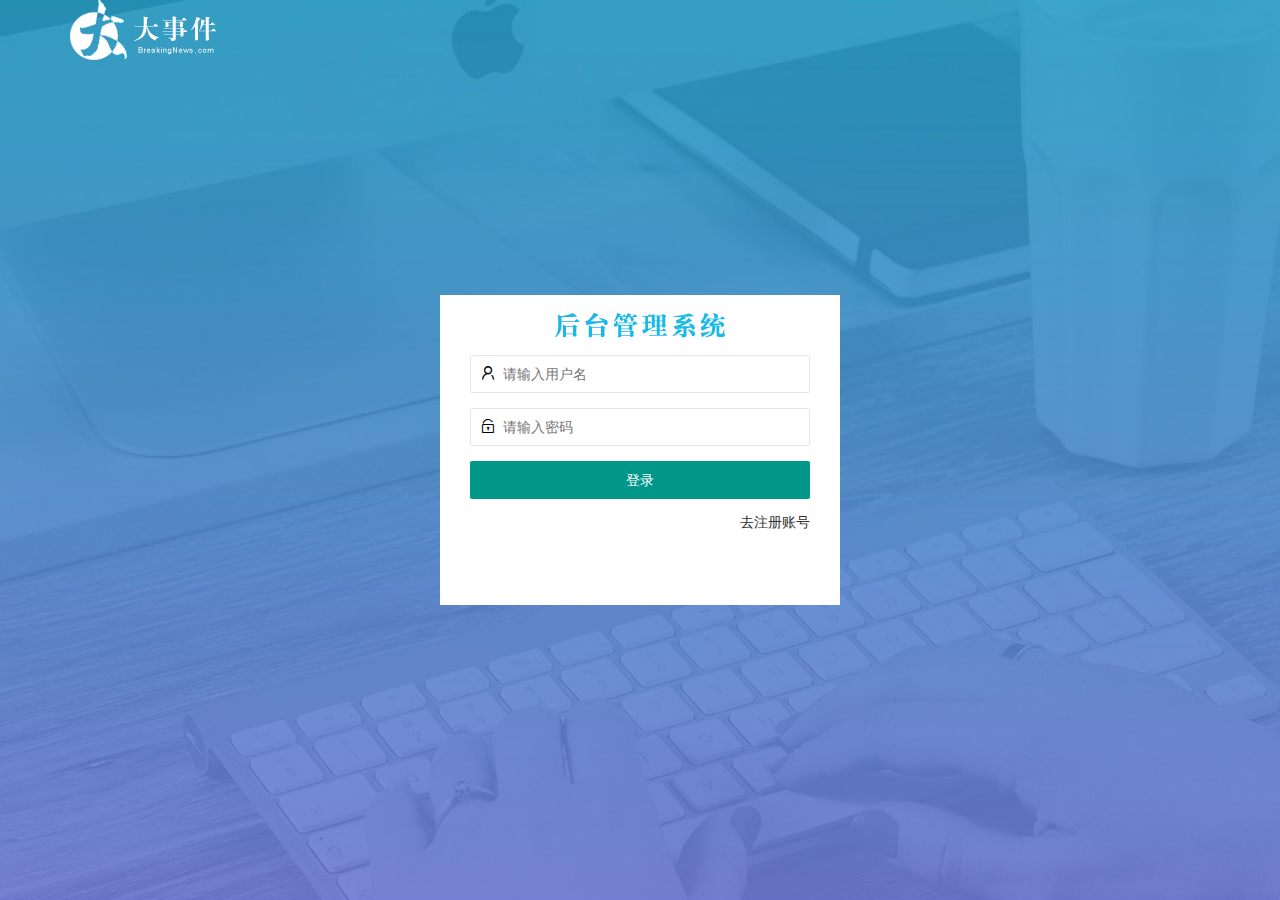
<file: login.html>
<!DOCTYPE html>
<html lang="en">

<head>
    <meta charset="UTF-8">
    <meta name="viewport" content="width=device-width, initial-scale=1.0">
    <title>Document</title>
    <link rel="stylesheet" href="/assets/lib/layui/css/layui.css">
    <link rel="stylesheet" href="/assets/css/login.css">
</head>

<body>
    <!-- 头部logo区域 -->
    <div class="layui-main">
        <img src="/assets/images/logo.png" alt="">
    </div>

    <!-- 登录注册区域 -->
    <div class="loginAndRegBox">
        <div class="title-box"></div>
        <!-- 登录 -->
        <div class="login_box">
            <form class="layui-form" id="form_login">
                <div class="layui-form-item">
                    <i class="layui-icon layui-icon-username"></i>
                    <input type="text" name="username" required lay-verify="required" placeholder="请输入用户名"
                        autocomplete="off" class="layui-input">
                </div>
                <div class="layui-form-item">
                    <i class="layui-icon layui-icon-password"></i>
                    <input type="password" name="password" required lay-verify="required|pwd" placeholder="请输入密码"
                        autocomplete="off" class="layui-input">
                </div>
                <div class="layui-form-item">
                    <button class="layui-btn layui-btn-fluid" lay-submit lay-filter="formDemo">登录</button>
                </div>
                <div class="layui-form-item links">
                    <a href="javascript:;" id="link_reg">去注册账号</a>
                </div>
            </form>
        </div>

        <!-- 注册 -->
        <div class="reg_box">
            <form class="layui-form" id="form_reg">
                <div class="layui-form-item">
                    <i class="layui-icon layui-icon-username"></i>
                    <input type="text" name="username" required lay-verify="required" placeholder="请输入用户名"
                        autocomplete="off" class="layui-input">
                </div>
                <div class="layui-form-item">
                    <i class="layui-icon layui-icon-password"></i>
                    <input type="password" name="password" required lay-verify="required|pwd" placeholder="请输入密码"
                        autocomplete="off" class="layui-input">
                </div>
                <div class="layui-form-item">
                    <i class="layui-icon layui-icon-password"></i>
                    <input type="password" name="password" required lay-verify="required|pwd|repwd" placeholder="请确认密码"
                        autocomplete="off" class="layui-input">
                </div>
                <div class="layui-form-item">
                    <button class="layui-btn layui-btn-fluid" lay-submit lay-filter="formDemo">注册</button>
                </div>
                <div class="layui-form-item links">
                    <a href="javascript:;" id="link_login">去登录账号</a>
                </div>
            </form>
        </div>
    </div>

    <script src="/assets/lib/layui/layui.all.js"></script>
    <script src="/assets/lib/jquery.js"></script>
    <script src="/assets/js/baseAPI.js"></script>
    <script src="/assets/js/login.js"></script>
</body>

</html>
</file>
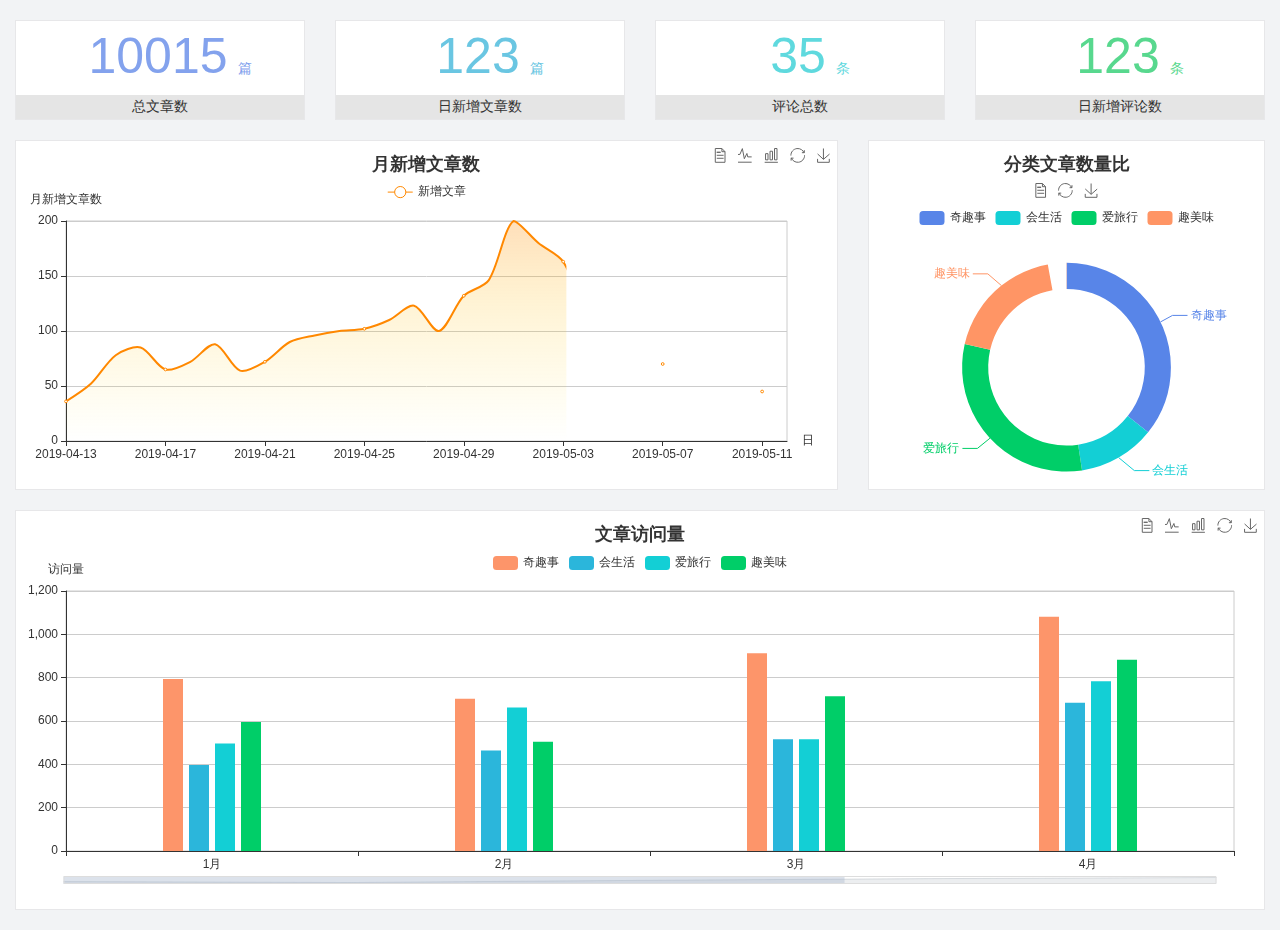
<file: home/dashboard.html>
<!DOCTYPE html>
<html lang="en">

<head>
  <meta charset="UTF-8">
  <meta name="viewport" content="width=device-width, initial-scale=1.0">
  <meta http-equiv="X-UA-Compatible" content="ie=edge">
  <title>图表统计</title>
  <link rel="stylesheet" href="../../assets/lib/bootstrap.css" />
  <link rel="stylesheet" href="../../assets/lib/main.css" />
  <script src="../../assets/lib/jquery.js"></script>
  <script type="text/javascript" src="../../assets/lib/echarts.min.js"></script>
</head>

<body>
  <div class="container-fluid">
    <div class="row spannel_list">
      <div class="col-sm-3 col-xs-6">
        <div class="spannel">
          <em>10015</em><span>篇</span>
          <b>总文章数</b>
        </div>
      </div>
      <div class="col-sm-3 col-xs-6">
        <div class="spannel scolor01">
          <em>123</em><span>篇</span>
          <b>日新增文章数</b>
        </div>
      </div>
      <div class="col-sm-3 col-xs-6">
        <div class="spannel scolor02">
          <em>35</em><span>条</span>
          <b>评论总数</b>
        </div>
      </div>
      <div class="col-sm-3 col-xs-6">
        <div class="spannel scolor03">
          <em>123</em><span>条</span>
          <b>日新增评论数</b>
        </div>
      </div>
    </div>
  </div>

  <div class="container-fluid">
    <div class="row curve-pie">
      <div class="col-lg-8 col-md-8">
        <div class="gragh_pannel" id="curve_show"></div>
      </div>
      <div class="col-lg-4 col-md-4">
        <div class="gragh_pannel" id="pie_show"></div>
      </div>
    </div>
  </div>

  <div class="container-fluid">
    <div class="column_pannel" id="column_show"></div>
  </div>

  <script>
    var oChart = echarts.init(document.getElementById('curve_show'));
    var aList_all = [
      { 'count': 36, 'date': '2019-04-13' },
      { 'count': 52, 'date': '2019-04-14' },
      { 'count': 78, 'date': '2019-04-15' },
      { 'count': 85, 'date': '2019-04-16' },
      { 'count': 65, 'date': '2019-04-17' },
      { 'count': 72, 'date': '2019-04-18' },
      { 'count': 88, 'date': '2019-04-19' },
      { 'count': 64, 'date': '2019-04-20' },
      { 'count': 72, 'date': '2019-04-21' },
      { 'count': 90, 'date': '2019-04-22' },
      { 'count': 96, 'date': '2019-04-23' },
      { 'count': 100, 'date': '2019-04-24' },
      { 'count': 102, 'date': '2019-04-25' },
      { 'count': 110, 'date': '2019-04-26' },
      { 'count': 123, 'date': '2019-04-27' },
      { 'count': 100, 'date': '2019-04-28' },
      { 'count': 132, 'date': '2019-04-29' },
      { 'count': 146, 'date': '2019-04-30' },
      { 'count': 200, 'date': '2019-05-01' },
      { 'count': 180, 'date': '2019-05-02' },
      { 'count': 163, 'date': '2019-05-03' },
      { 'count': 110, 'date': '2019-05-04' },
      { 'count': 80, 'date': '2019-05-05' },
      { 'count': 82, 'date': '2019-05-06' },
      { 'count': 70, 'date': '2019-05-07' },
      { 'count': 65, 'date': '2019-05-08' },
      { 'count': 54, 'date': '2019-05-09' },
      { 'count': 40, 'date': '2019-05-10' },
      { 'count': 45, 'date': '2019-05-11' },
      { 'count': 38, 'date': '2019-05-12' },
    ];

    let aCount = [];
    let aDate = [];

    for (var i = 0; i < aList_all.length; i++) {
      aCount.push(aList_all[i].count);
      aDate.push(aList_all[i].date);
    }

    var chartopt = {
      title: {
        text: '月新增文章数',
        left: 'center',
        top: '10'
      },
      tooltip: {
        trigger: 'axis'
      },
      legend: {
        data: ['新增文章'],
        top: '40'
      },
      toolbox: {
        show: true,
        feature: {
          mark: { show: true },
          dataView: { show: true, readOnly: false },
          magicType: { show: true, type: ['line', 'bar'] },
          restore: { show: true },
          saveAsImage: { show: true }
        }
      },
      calculable: true,
      xAxis: [
        {
          name: '日',
          type: 'category',
          boundaryGap: false,
          data: aDate
        }
      ],
      yAxis: [
        {
          name: '月新增文章数',
          type: 'value'
        }
      ],
      series: [
        {
          name: '新增文章',
          type: 'line',
          smooth: true,
          itemStyle: { normal: { areaStyle: { type: 'default' }, color: '#f80' }, lineStyle: { color: '#f80' } },
          data: aCount
        }],
      areaStyle: {
        normal: {
          color: new echarts.graphic.LinearGradient(0, 0, 0, 1, [{
            offset: 0,
            color: 'rgba(255,136,0,0.39)'
          }, {
            offset: .34,
            color: 'rgba(255,180,0,0.25)'
          }, {
            offset: 1,
            color: 'rgba(255,222,0,0.00)'
          }])

        }
      },
      grid: {
        show: true,
        x: 50,
        x2: 50,
        y: 80,
        height: 220
      }
    };

    oChart.setOption(chartopt);


    var oPie = echarts.init(document.getElementById('pie_show'));
    var oPieopt =
    {
      title: {
        top: 10,
        text: '分类文章数量比',
        x: 'center'
      },
      tooltip: {
        trigger: 'item',
        formatter: "{a} <br/>{b} : {c} ({d}%)"
      },
      color: ['#5885e8', '#13cfd5', '#00ce68', '#ff9565'],
      legend: {
        x: 'center',
        top: 65,
        data: ['奇趣事', '会生活', '爱旅行', '趣美味']
      },
      toolbox: {
        show: true,
        x: 'center',
        top: 35,
        feature: {
          mark: { show: true },
          dataView: { show: true, readOnly: false },
          magicType: {
            show: true,
            type: ['pie', 'funnel'],
            option: {
              funnel: {
                x: '25%',
                width: '50%',
                funnelAlign: 'left',
                max: 1548
              }
            }
          },
          restore: { show: true },
          saveAsImage: { show: true }
        }
      },
      calculable: true,
      series: [
        {
          name: '访问来源',
          type: 'pie',
          radius: ['45%', '60%'],
          center: ['50%', '65%'],
          data: [
            { value: 300, name: '奇趣事' },
            { value: 100, name: '会生活' },
            { value: 260, name: '爱旅行' },
            { value: 180, name: '趣美味' }
          ]
        }
      ]
    };
    oPie.setOption(oPieopt);



    var oColumn = this.echarts.init(document.getElementById('column_show'));
    var oColumnopt =
    {
      title: {
        text: '文章访问量',
        left: 'center',
        top: '10'
      },
      tooltip: {
        trigger: 'axis'
      },
      legend: {
        data: ['奇趣事', '会生活', '爱旅行', '趣美味'],
        top: '40'
      },
      toolbox: {
        show: true,
        feature: {
          mark: { show: true },
          dataView: { show: true, readOnly: false },
          magicType: { show: true, type: ['line', 'bar'] },
          restore: { show: true },
          saveAsImage: { show: true }
        }
      },
      calculable: true,
      xAxis: [
        {
          type: 'category',
          data: ['1月', '2月', '3月', '4月', '5月']
        }
      ],
      yAxis: [
        {
          name: '访问量',
          type: 'value'
        }
      ],
      series: [
        {
          name: '奇趣事',
          type: 'bar',
          barWidth: 20,
          itemStyle: {
            normal: { areaStyle: { type: 'default' }, color: '#fd956a' }
          },
          data: [800, 708, 920, 1090, 1200]
        },
        {
          name: '会生活',
          type: 'bar',
          barWidth: 20,
          itemStyle: {
            normal: { areaStyle: { type: 'default' }, color: '#2bb6db' }
          },
          data: [400, 468, 520, 690, 800]
        },
        {
          name: '爱旅行',
          type: 'bar',
          barWidth: 20,
          itemStyle: {
            normal: { areaStyle: { type: 'default' }, color: '#13cfd5' }
          },
          data: [500, 668, 520, 790, 900]
        },
        {
          name: '趣美味',
          type: 'bar',
          barWidth: 20,
          itemStyle: {
            normal: { areaStyle: { type: 'default' }, color: '#00ce68' }
          },
          data: [600, 508, 720, 890, 1000]
        }
      ],
      grid: {
        show: true,
        x: 50,
        x2: 30,
        y: 80,
        height: 260
      },
      dataZoom: [//给x轴设置滚动条
        {
          start: 0,//默认为0
          end: 100 - 1000 / 31,//默认为100
          type: 'slider',
          show: true,
          xAxisIndex: [0],
          handleSize: 0,//滑动条的 左右2个滑动条的大小
          height: 8,//组件高度
          left: 45, //左边的距离
          right: 50,//右边的距离
          bottom: 26,//右边的距离
          handleColor: '#ddd',//h滑动图标的颜色
          handleStyle: {
            borderColor: "#cacaca",
            borderWidth: "1",
            shadowBlur: 2,
            background: "#ddd",
            shadowColor: "#ddd",
          }
        }]
    };
    oColumn.setOption(oColumnopt);
  </script>
</body>

</html>
</file>
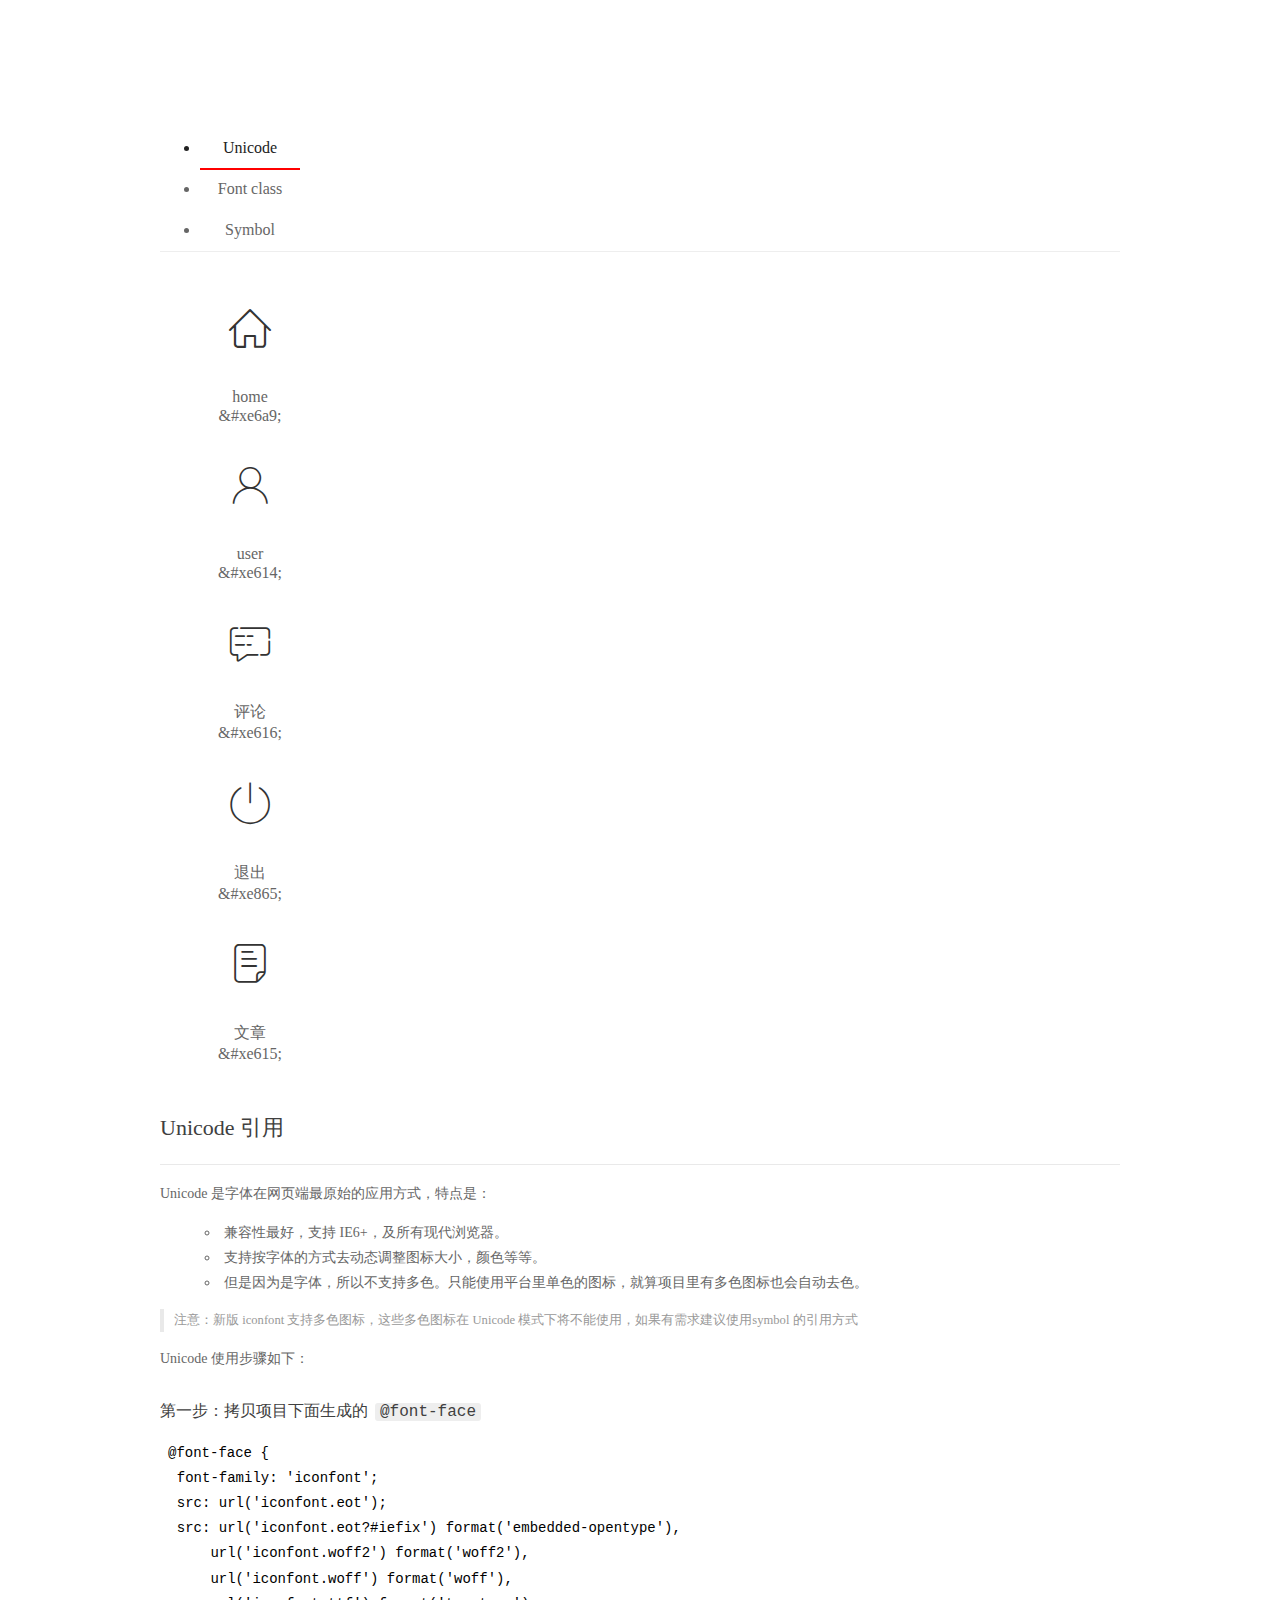
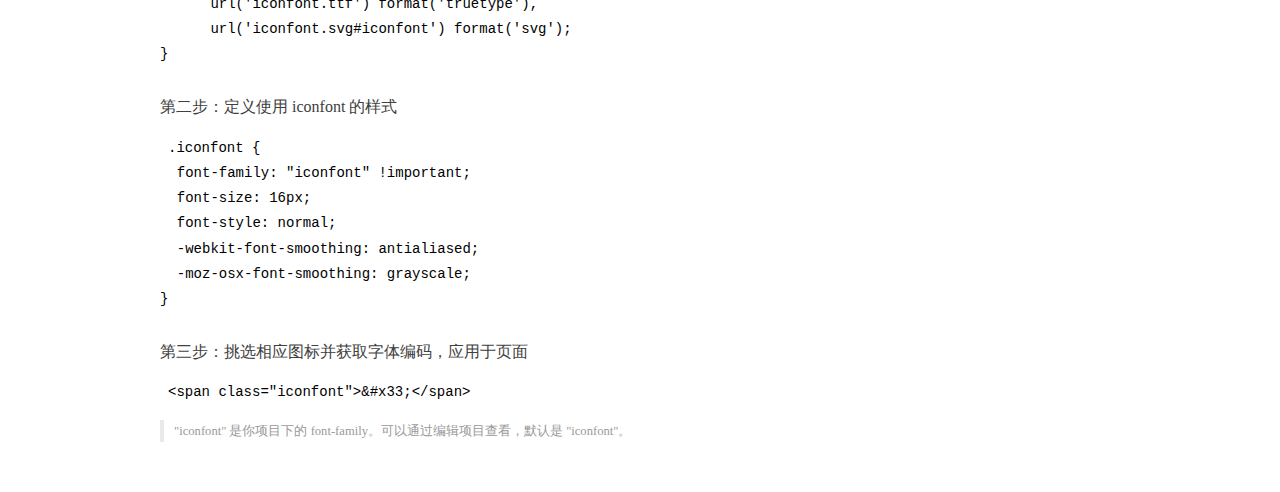
<file: assets/fonts/demo_index.html>
<!DOCTYPE html>
<html>
<head>
  <meta charset="utf-8"/>
  <title>IconFont Demo</title>
  <link rel="shortcut icon" href="https://gtms04.alicdn.com/tps/i4/TB1_oz6GVXXXXaFXpXXJDFnIXXX-64-64.ico" type="image/x-icon"/>
  <link rel="stylesheet" href="https://g.alicdn.com/thx/cube/1.3.2/cube.min.css">
  <link rel="stylesheet" href="demo.css">
  <link rel="stylesheet" href="iconfont.css">
  <script src="iconfont.js"></script>
  <!-- jQuery -->
  <script src="https://a1.alicdn.com/oss/uploads/2018/12/26/7bfddb60-08e8-11e9-9b04-53e73bb6408b.js"></script>
  <!-- 代码高亮 -->
  <script src="https://a1.alicdn.com/oss/uploads/2018/12/26/a3f714d0-08e6-11e9-8a15-ebf944d7534c.js"></script>
</head>
<body>
  <div class="main">
    <h1 class="logo"><a href="https://www.iconfont.cn/" title="iconfont 首页" target="_blank">&#xe86b;</a></h1>
    <div class="nav-tabs">
      <ul id="tabs" class="dib-box">
        <li class="dib active"><span>Unicode</span></li>
        <li class="dib"><span>Font class</span></li>
        <li class="dib"><span>Symbol</span></li>
      </ul>
      
    </div>
    <div class="tab-container">
      <div class="content unicode" style="display: block;">
          <ul class="icon_lists dib-box">
          
            <li class="dib">
              <span class="icon iconfont">&#xe6a9;</span>
                <div class="name">home</div>
                <div class="code-name">&amp;#xe6a9;</div>
              </li>
          
            <li class="dib">
              <span class="icon iconfont">&#xe614;</span>
                <div class="name">user</div>
                <div class="code-name">&amp;#xe614;</div>
              </li>
          
            <li class="dib">
              <span class="icon iconfont">&#xe616;</span>
                <div class="name">评论</div>
                <div class="code-name">&amp;#xe616;</div>
              </li>
          
            <li class="dib">
              <span class="icon iconfont">&#xe865;</span>
                <div class="name">退出</div>
                <div class="code-name">&amp;#xe865;</div>
              </li>
          
            <li class="dib">
              <span class="icon iconfont">&#xe615;</span>
                <div class="name">文章</div>
                <div class="code-name">&amp;#xe615;</div>
              </li>
          
          </ul>
          <div class="article markdown">
          <h2 id="unicode-">Unicode 引用</h2>
          <hr>

          <p>Unicode 是字体在网页端最原始的应用方式，特点是：</p>
          <ul>
            <li>兼容性最好，支持 IE6+，及所有现代浏览器。</li>
            <li>支持按字体的方式去动态调整图标大小，颜色等等。</li>
            <li>但是因为是字体，所以不支持多色。只能使用平台里单色的图标，就算项目里有多色图标也会自动去色。</li>
          </ul>
          <blockquote>
            <p>注意：新版 iconfont 支持多色图标，这些多色图标在 Unicode 模式下将不能使用，如果有需求建议使用symbol 的引用方式</p>
          </blockquote>
          <p>Unicode 使用步骤如下：</p>
          <h3 id="-font-face">第一步：拷贝项目下面生成的 <code>@font-face</code></h3>
<pre><code class="language-css"
>@font-face {
  font-family: 'iconfont';
  src: url('iconfont.eot');
  src: url('iconfont.eot?#iefix') format('embedded-opentype'),
      url('iconfont.woff2') format('woff2'),
      url('iconfont.woff') format('woff'),
      url('iconfont.ttf') format('truetype'),
      url('iconfont.svg#iconfont') format('svg');
}
</code></pre>
          <h3 id="-iconfont-">第二步：定义使用 iconfont 的样式</h3>
<pre><code class="language-css"
>.iconfont {
  font-family: "iconfont" !important;
  font-size: 16px;
  font-style: normal;
  -webkit-font-smoothing: antialiased;
  -moz-osx-font-smoothing: grayscale;
}
</code></pre>
          <h3 id="-">第三步：挑选相应图标并获取字体编码，应用于页面</h3>
<pre>
<code class="language-html"
>&lt;span class="iconfont"&gt;&amp;#x33;&lt;/span&gt;
</code></pre>
          <blockquote>
            <p>"iconfont" 是你项目下的 font-family。可以通过编辑项目查看，默认是 "iconfont"。</p>
          </blockquote>
          </div>
      </div>
      <div class="content font-class">
        <ul class="icon_lists dib-box">
          
          <li class="dib">
            <span class="icon iconfont icon-home"></span>
            <div class="name">
              home
            </div>
            <div class="code-name">.icon-home
            </div>
          </li>
          
          <li class="dib">
            <span class="icon iconfont icon-user"></span>
            <div class="name">
              user
            </div>
            <div class="code-name">.icon-user
            </div>
          </li>
          
          <li class="dib">
            <span class="icon iconfont icon-pinglun"></span>
            <div class="name">
              评论
            </div>
            <div class="code-name">.icon-pinglun
            </div>
          </li>
          
          <li class="dib">
            <span class="icon iconfont icon-tuichu"></span>
            <div class="name">
              退出
            </div>
            <div class="code-name">.icon-tuichu
            </div>
          </li>
          
          <li class="dib">
            <span class="icon iconfont icon-16"></span>
            <div class="name">
              文章
            </div>
            <div class="code-name">.icon-16
            </div>
          </li>
          
        </ul>
        <div class="article markdown">
        <h2 id="font-class-">font-class 引用</h2>
        <hr>

        <p>font-class 是 Unicode 使用方式的一种变种，主要是解决 Unicode 书写不直观，语意不明确的问题。</p>
        <p>与 Unicode 使用方式相比，具有如下特点：</p>
        <ul>
          <li>兼容性良好，支持 IE8+，及所有现代浏览器。</li>
          <li>相比于 Unicode 语意明确，书写更直观。可以很容易分辨这个 icon 是什么。</li>
          <li>因为使用 class 来定义图标，所以当要替换图标时，只需要修改 class 里面的 Unicode 引用。</li>
          <li>不过因为本质上还是使用的字体，所以多色图标还是不支持的。</li>
        </ul>
        <p>使用步骤如下：</p>
        <h3 id="-fontclass-">第一步：引入项目下面生成的 fontclass 代码：</h3>
<pre><code class="language-html">&lt;link rel="stylesheet" href="./iconfont.css"&gt;
</code></pre>
        <h3 id="-">第二步：挑选相应图标并获取类名，应用于页面：</h3>
<pre><code class="language-html">&lt;span class="iconfont icon-xxx"&gt;&lt;/span&gt;
</code></pre>
        <blockquote>
          <p>"
            iconfont" 是你项目下的 font-family。可以通过编辑项目查看，默认是 "iconfont"。</p>
        </blockquote>
      </div>
      </div>
      <div class="content symbol">
          <ul class="icon_lists dib-box">
          
            <li class="dib">
                <svg class="icon svg-icon" aria-hidden="true">
                  <use xlink:href="#icon-home"></use>
                </svg>
                <div class="name">home</div>
                <div class="code-name">#icon-home</div>
            </li>
          
            <li class="dib">
                <svg class="icon svg-icon" aria-hidden="true">
                  <use xlink:href="#icon-user"></use>
                </svg>
                <div class="name">user</div>
                <div class="code-name">#icon-user</div>
            </li>
          
            <li class="dib">
                <svg class="icon svg-icon" aria-hidden="true">
                  <use xlink:href="#icon-pinglun"></use>
                </svg>
                <div class="name">评论</div>
                <div class="code-name">#icon-pinglun</div>
            </li>
          
            <li class="dib">
                <svg class="icon svg-icon" aria-hidden="true">
                  <use xlink:href="#icon-tuichu"></use>
                </svg>
                <div class="name">退出</div>
                <div class="code-name">#icon-tuichu</div>
            </li>
          
            <li class="dib">
                <svg class="icon svg-icon" aria-hidden="true">
                  <use xlink:href="#icon-16"></use>
                </svg>
                <div class="name">文章</div>
                <div class="code-name">#icon-16</div>
            </li>
          
          </ul>
          <div class="article markdown">
          <h2 id="symbol-">Symbol 引用</h2>
          <hr>

          <p>这是一种全新的使用方式，应该说这才是未来的主流，也是平台目前推荐的用法。相关介绍可以参考这篇<a href="">文章</a>
            这种用法其实是做了一个 SVG 的集合，与另外两种相比具有如下特点：</p>
          <ul>
            <li>支持多色图标了，不再受单色限制。</li>
            <li>通过一些技巧，支持像字体那样，通过 <code>font-size</code>, <code>color</code> 来调整样式。</li>
            <li>兼容性较差，支持 IE9+，及现代浏览器。</li>
            <li>浏览器渲染 SVG 的性能一般，还不如 png。</li>
          </ul>
          <p>使用步骤如下：</p>
          <h3 id="-symbol-">第一步：引入项目下面生成的 symbol 代码：</h3>
<pre><code class="language-html">&lt;script src="./iconfont.js"&gt;&lt;/script&gt;
</code></pre>
          <h3 id="-css-">第二步：加入通用 CSS 代码（引入一次就行）：</h3>
<pre><code class="language-html">&lt;style&gt;
.icon {
  width: 1em;
  height: 1em;
  vertical-align: -0.15em;
  fill: currentColor;
  overflow: hidden;
}
&lt;/style&gt;
</code></pre>
          <h3 id="-">第三步：挑选相应图标并获取类名，应用于页面：</h3>
<pre><code class="language-html">&lt;svg class="icon" aria-hidden="true"&gt;
  &lt;use xlink:href="#icon-xxx"&gt;&lt;/use&gt;
&lt;/svg&gt;
</code></pre>
          </div>
      </div>

    </div>
  </div>
  <script>
  $(document).ready(function () {
      $('.tab-container .content:first').show()

      $('#tabs li').click(function (e) {
        var tabContent = $('.tab-container .content')
        var index = $(this).index()

        if ($(this).hasClass('active')) {
          return
        } else {
          $('#tabs li').removeClass('active')
          $(this).addClass('active')

          tabContent.hide().eq(index).fadeIn()
        }
      })
    })
  </script>
</body>
</html>
</file>
<file: assets/lib/layui/css/layui.css>
/** layui-v2.5.5 MIT License By https://www.layui.com */
 .layui-inline,img{display:inline-block;vertical-align:middle}h1,h2,h3,h4,h5,h6{font-weight:400}.layui-edge,.layui-header,.layui-inline,.layui-main{position:relative}.layui-body,.layui-edge,.layui-elip{overflow:hidden}.layui-btn,.layui-edge,.layui-inline,img{vertical-align:middle}.layui-btn,.layui-disabled,.layui-icon,.layui-unselect{-moz-user-select:none;-webkit-user-select:none;-ms-user-select:none}.layui-elip,.layui-form-checkbox span,.layui-form-pane .layui-form-label{text-overflow:ellipsis;white-space:nowrap}.layui-breadcrumb,.layui-tree-btnGroup{visibility:hidden}blockquote,body,button,dd,div,dl,dt,form,h1,h2,h3,h4,h5,h6,input,li,ol,p,pre,td,textarea,th,ul{margin:0;padding:0;-webkit-tap-highlight-color:rgba(0,0,0,0)}a:active,a:hover{outline:0}img{border:none}li{list-style:none}table{border-collapse:collapse;border-spacing:0}h4,h5,h6{font-size:100%}button,input,optgroup,option,select,textarea{font-family:inherit;font-size:inherit;font-style:inherit;font-weight:inherit;outline:0}pre{white-space:pre-wrap;white-space:-moz-pre-wrap;white-space:-pre-wrap;white-space:-o-pre-wrap;word-wrap:break-word}body{line-height:24px;font:14px Helvetica Neue,Helvetica,PingFang SC,Tahoma,Arial,sans-serif}hr{height:1px;margin:10px 0;border:0;clear:both}a{color:#333;text-decoration:none}a:hover{color:#777}a cite{font-style:normal;*cursor:pointer}.layui-border-box,.layui-border-box *{box-sizing:border-box}.layui-box,.layui-box *{box-sizing:content-box}.layui-clear{clear:both;*zoom:1}.layui-clear:after{content:'\20';clear:both;*zoom:1;display:block;height:0}.layui-inline{*display:inline;*zoom:1}.layui-edge{display:inline-block;width:0;height:0;border-width:6px;border-style:dashed;border-color:transparent}.layui-edge-top{top:-4px;border-bottom-color:#999;border-bottom-style:solid}.layui-edge-right{border-left-color:#999;border-left-style:solid}.layui-edge-bottom{top:2px;border-top-color:#999;border-top-style:solid}.layui-edge-left{border-right-color:#999;border-right-style:solid}.layui-disabled,.layui-disabled:hover{color:#d2d2d2!important;cursor:not-allowed!important}.layui-circle{border-radius:100%}.layui-show{display:block!important}.layui-hide{display:none!important}@font-face{font-family:layui-icon;src:url(../font/iconfont.eot?v=250);src:url(../font/iconfont.eot?v=250#iefix) format('embedded-opentype'),url(../font/iconfont.woff2?v=250) format('woff2'),url(../font/iconfont.woff?v=250) format('woff'),url(../font/iconfont.ttf?v=250) format('truetype'),url(../font/iconfont.svg?v=250#layui-icon) format('svg')}.layui-icon{font-family:layui-icon!important;font-size:16px;font-style:normal;-webkit-font-smoothing:antialiased;-moz-osx-font-smoothing:grayscale}.layui-icon-reply-fill:before{content:"\e611"}.layui-icon-set-fill:before{content:"\e614"}.layui-icon-menu-fill:before{content:"\e60f"}.layui-icon-search:before{content:"\e615"}.layui-icon-share:before{content:"\e641"}.layui-icon-set-sm:before{content:"\e620"}.layui-icon-engine:before{content:"\e628"}.layui-icon-close:before{content:"\1006"}.layui-icon-close-fill:before{content:"\1007"}.layui-icon-chart-screen:before{content:"\e629"}.layui-icon-star:before{content:"\e600"}.layui-icon-circle-dot:before{content:"\e617"}.layui-icon-chat:before{content:"\e606"}.layui-icon-release:before{content:"\e609"}.layui-icon-list:before{content:"\e60a"}.layui-icon-chart:before{content:"\e62c"}.layui-icon-ok-circle:before{content:"\1005"}.layui-icon-layim-theme:before{content:"\e61b"}.layui-icon-table:before{content:"\e62d"}.layui-icon-right:before{content:"\e602"}.layui-icon-left:before{content:"\e603"}.layui-icon-cart-simple:before{content:"\e698"}.layui-icon-face-cry:before{content:"\e69c"}.layui-icon-face-smile:before{content:"\e6af"}.layui-icon-survey:before{content:"\e6b2"}.layui-icon-tree:before{content:"\e62e"}.layui-icon-upload-circle:before{content:"\e62f"}.layui-icon-add-circle:before{content:"\e61f"}.layui-icon-download-circle:before{content:"\e601"}.layui-icon-templeate-1:before{content:"\e630"}.layui-icon-util:before{content:"\e631"}.layui-icon-face-surprised:before{content:"\e664"}.layui-icon-edit:before{content:"\e642"}.layui-icon-speaker:before{content:"\e645"}.layui-icon-down:before{content:"\e61a"}.layui-icon-file:before{content:"\e621"}.layui-icon-layouts:before{content:"\e632"}.layui-icon-rate-half:before{content:"\e6c9"}.layui-icon-add-circle-fine:before{content:"\e608"}.layui-icon-prev-circle:before{content:"\e633"}.layui-icon-read:before{content:"\e705"}.layui-icon-404:before{content:"\e61c"}.layui-icon-carousel:before{content:"\e634"}.layui-icon-help:before{content:"\e607"}.layui-icon-code-circle:before{content:"\e635"}.layui-icon-water:before{content:"\e636"}.layui-icon-username:before{content:"\e66f"}.layui-icon-find-fill:before{content:"\e670"}.layui-icon-about:before{content:"\e60b"}.layui-icon-location:before{content:"\e715"}.layui-icon-up:before{content:"\e619"}.layui-icon-pause:before{content:"\e651"}.layui-icon-date:before{content:"\e637"}.layui-icon-layim-uploadfile:before{content:"\e61d"}.layui-icon-delete:before{content:"\e640"}.layui-icon-play:before{content:"\e652"}.layui-icon-top:before{content:"\e604"}.layui-icon-friends:before{content:"\e612"}.layui-icon-refresh-3:before{content:"\e9aa"}.layui-icon-ok:before{content:"\e605"}.layui-icon-layer:before{content:"\e638"}.layui-icon-face-smile-fine:before{content:"\e60c"}.layui-icon-dollar:before{content:"\e659"}.layui-icon-group:before{content:"\e613"}.layui-icon-layim-download:before{content:"\e61e"}.layui-icon-picture-fine:before{content:"\e60d"}.layui-icon-link:before{content:"\e64c"}.layui-icon-diamond:before{content:"\e735"}.layui-icon-log:before{content:"\e60e"}.layui-icon-rate-solid:before{content:"\e67a"}.layui-icon-fonts-del:before{content:"\e64f"}.layui-icon-unlink:before{content:"\e64d"}.layui-icon-fonts-clear:before{content:"\e639"}.layui-icon-triangle-r:before{content:"\e623"}.layui-icon-circle:before{content:"\e63f"}.layui-icon-radio:before{content:"\e643"}.layui-icon-align-center:before{content:"\e647"}.layui-icon-align-right:before{content:"\e648"}.layui-icon-align-left:before{content:"\e649"}.layui-icon-loading-1:before{content:"\e63e"}.layui-icon-return:before{content:"\e65c"}.layui-icon-fonts-strong:before{content:"\e62b"}.layui-icon-upload:before{content:"\e67c"}.layui-icon-dialogue:before{content:"\e63a"}.layui-icon-video:before{content:"\e6ed"}.layui-icon-headset:before{content:"\e6fc"}.layui-icon-cellphone-fine:before{content:"\e63b"}.layui-icon-add-1:before{content:"\e654"}.layui-icon-face-smile-b:before{content:"\e650"}.layui-icon-fonts-html:before{content:"\e64b"}.layui-icon-form:before{content:"\e63c"}.layui-icon-cart:before{content:"\e657"}.layui-icon-camera-fill:before{content:"\e65d"}.layui-icon-tabs:before{content:"\e62a"}.layui-icon-fonts-code:before{content:"\e64e"}.layui-icon-fire:before{content:"\e756"}.layui-icon-set:before{content:"\e716"}.layui-icon-fonts-u:before{content:"\e646"}.layui-icon-triangle-d:before{content:"\e625"}.layui-icon-tips:before{content:"\e702"}.layui-icon-picture:before{content:"\e64a"}.layui-icon-more-vertical:before{content:"\e671"}.layui-icon-flag:before{content:"\e66c"}.layui-icon-loading:before{content:"\e63d"}.layui-icon-fonts-i:before{content:"\e644"}.layui-icon-refresh-1:before{content:"\e666"}.layui-icon-rmb:before{content:"\e65e"}.layui-icon-home:before{content:"\e68e"}.layui-icon-user:before{content:"\e770"}.layui-icon-notice:before{content:"\e667"}.layui-icon-login-weibo:before{content:"\e675"}.layui-icon-voice:before{content:"\e688"}.layui-icon-upload-drag:before{content:"\e681"}.layui-icon-login-qq:before{content:"\e676"}.layui-icon-snowflake:before{content:"\e6b1"}.layui-icon-file-b:before{content:"\e655"}.layui-icon-template:before{content:"\e663"}.layui-icon-auz:before{content:"\e672"}.layui-icon-console:before{content:"\e665"}.layui-icon-app:before{content:"\e653"}.layui-icon-prev:before{content:"\e65a"}.layui-icon-website:before{content:"\e7ae"}.layui-icon-next:before{content:"\e65b"}.layui-icon-component:before{content:"\e857"}.layui-icon-more:before{content:"\e65f"}.layui-icon-login-wechat:before{content:"\e677"}.layui-icon-shrink-right:before{content:"\e668"}.layui-icon-spread-left:before{content:"\e66b"}.layui-icon-camera:before{content:"\e660"}.layui-icon-note:before{content:"\e66e"}.layui-icon-refresh:before{content:"\e669"}.layui-icon-female:before{content:"\e661"}.layui-icon-male:before{content:"\e662"}.layui-icon-password:before{content:"\e673"}.layui-icon-senior:before{content:"\e674"}.layui-icon-theme:before{content:"\e66a"}.layui-icon-tread:before{content:"\e6c5"}.layui-icon-praise:before{content:"\e6c6"}.layui-icon-star-fill:before{content:"\e658"}.layui-icon-rate:before{content:"\e67b"}.layui-icon-template-1:before{content:"\e656"}.layui-icon-vercode:before{content:"\e679"}.layui-icon-cellphone:before{content:"\e678"}.layui-icon-screen-full:before{content:"\e622"}.layui-icon-screen-restore:before{content:"\e758"}.layui-icon-cols:before{content:"\e610"}.layui-icon-export:before{content:"\e67d"}.layui-icon-print:before{content:"\e66d"}.layui-icon-slider:before{content:"\e714"}.layui-icon-addition:before{content:"\e624"}.layui-icon-subtraction:before{content:"\e67e"}.layui-icon-service:before{content:"\e626"}.layui-icon-transfer:before{content:"\e691"}.layui-main{width:1140px;margin:0 auto}.layui-header{z-index:1000;height:60px}.layui-header a:hover{transition:all .5s;-webkit-transition:all .5s}.layui-side{position:fixed;left:0;top:0;bottom:0;z-index:999;width:200px;overflow-x:hidden}.layui-side-scroll{position:relative;width:220px;height:100%;overflow-x:hidden}.layui-body{position:absolute;left:200px;right:0;top:0;bottom:0;z-index:998;width:auto;overflow-y:auto;box-sizing:border-box}.layui-layout-body{overflow:hidden}.layui-layout-admin .layui-header{background-color:#23262E}.layui-layout-admin .layui-side{top:60px;width:200px;overflow-x:hidden}.layui-layout-admin .layui-body{position:fixed;top:60px;bottom:44px}.layui-layout-admin .layui-main{width:auto;margin:0 15px}.layui-layout-admin .layui-footer{position:fixed;left:200px;right:0;bottom:0;height:44px;line-height:44px;padding:0 15px;background-color:#eee}.layui-layout-admin .layui-logo{position:absolute;left:0;top:0;width:200px;height:100%;line-height:60px;text-align:center;color:#009688;font-size:16px}.layui-layout-admin .layui-header .layui-nav{background:0 0}.layui-layout-left{position:absolute!important;left:200px;top:0}.layui-layout-right{position:absolute!important;right:0;top:0}.layui-container{position:relative;margin:0 auto;padding:0 15px;box-sizing:border-box}.layui-fluid{position:relative;margin:0 auto;padding:0 15px}.layui-row:after,.layui-row:before{content:'';display:block;clear:both}.layui-col-lg1,.layui-col-lg10,.layui-col-lg11,.layui-col-lg12,.layui-col-lg2,.layui-col-lg3,.layui-col-lg4,.layui-col-lg5,.layui-col-lg6,.layui-col-lg7,.layui-col-lg8,.layui-col-lg9,.layui-col-md1,.layui-col-md10,.layui-col-md11,.layui-col-md12,.layui-col-md2,.layui-col-md3,.layui-col-md4,.layui-col-md5,.layui-col-md6,.layui-col-md7,.layui-col-md8,.layui-col-md9,.layui-col-sm1,.layui-col-sm10,.layui-col-sm11,.layui-col-sm12,.layui-col-sm2,.layui-col-sm3,.layui-col-sm4,.layui-col-sm5,.layui-col-sm6,.layui-col-sm7,.layui-col-sm8,.layui-col-sm9,.layui-col-xs1,.layui-col-xs10,.layui-col-xs11,.layui-col-xs12,.layui-col-xs2,.layui-col-xs3,.layui-col-xs4,.layui-col-xs5,.layui-col-xs6,.layui-col-xs7,.layui-col-xs8,.layui-col-xs9{position:relative;display:block;box-sizing:border-box}.layui-col-xs1,.layui-col-xs10,.layui-col-xs11,.layui-col-xs12,.layui-col-xs2,.layui-col-xs3,.layui-col-xs4,.layui-col-xs5,.layui-col-xs6,.layui-col-xs7,.layui-col-xs8,.layui-col-xs9{float:left}.layui-col-xs1{width:8.33333333%}.layui-col-xs2{width:16.66666667%}.layui-col-xs3{width:25%}.layui-col-xs4{width:33.33333333%}.layui-col-xs5{width:41.66666667%}.layui-col-xs6{width:50%}.layui-col-xs7{width:58.33333333%}.layui-col-xs8{width:66.66666667%}.layui-col-xs9{width:75%}.layui-col-xs10{width:83.33333333%}.layui-col-xs11{width:91.66666667%}.layui-col-xs12{width:100%}.layui-col-xs-offset1{margin-left:8.33333333%}.layui-col-xs-offset2{margin-left:16.66666667%}.layui-col-xs-offset3{margin-left:25%}.layui-col-xs-offset4{margin-left:33.33333333%}.layui-col-xs-offset5{margin-left:41.66666667%}.layui-col-xs-offset6{margin-left:50%}.layui-col-xs-offset7{margin-left:58.33333333%}.layui-col-xs-offset8{margin-left:66.66666667%}.layui-col-xs-offset9{margin-left:75%}.layui-col-xs-offset10{margin-left:83.33333333%}.layui-col-xs-offset11{margin-left:91.66666667%}.layui-col-xs-offset12{margin-left:100%}@media screen and (max-width:768px){.layui-hide-xs{display:none!important}.layui-show-xs-block{display:block!important}.layui-show-xs-inline{display:inline!important}.layui-show-xs-inline-block{display:inline-block!important}}@media screen and (min-width:768px){.layui-container{width:750px}.layui-hide-sm{display:none!important}.layui-show-sm-block{display:block!important}.layui-show-sm-inline{display:inline!important}.layui-show-sm-inline-block{display:inline-block!important}.layui-col-sm1,.layui-col-sm10,.layui-col-sm11,.layui-col-sm12,.layui-col-sm2,.layui-col-sm3,.layui-col-sm4,.layui-col-sm5,.layui-col-sm6,.layui-col-sm7,.layui-col-sm8,.layui-col-sm9{float:left}.layui-col-sm1{width:8.33333333%}.layui-col-sm2{width:16.66666667%}.layui-col-sm3{width:25%}.layui-col-sm4{width:33.33333333%}.layui-col-sm5{width:41.66666667%}.layui-col-sm6{width:50%}.layui-col-sm7{width:58.33333333%}.layui-col-sm8{width:66.66666667%}.layui-col-sm9{width:75%}.layui-col-sm10{width:83.33333333%}.layui-col-sm11{width:91.66666667%}.layui-col-sm12{width:100%}.layui-col-sm-offset1{margin-left:8.33333333%}.layui-col-sm-offset2{margin-left:16.66666667%}.layui-col-sm-offset3{margin-left:25%}.layui-col-sm-offset4{margin-left:33.33333333%}.layui-col-sm-offset5{margin-left:41.66666667%}.layui-col-sm-offset6{margin-left:50%}.layui-col-sm-offset7{margin-left:58.33333333%}.layui-col-sm-offset8{margin-left:66.66666667%}.layui-col-sm-offset9{margin-left:75%}.layui-col-sm-offset10{margin-left:83.33333333%}.layui-col-sm-offset11{margin-left:91.66666667%}.layui-col-sm-offset12{margin-left:100%}}@media screen and (min-width:992px){.layui-container{width:970px}.layui-hide-md{display:none!important}.layui-show-md-block{display:block!important}.layui-show-md-inline{display:inline!important}.layui-show-md-inline-block{display:inline-block!important}.layui-col-md1,.layui-col-md10,.layui-col-md11,.layui-col-md12,.layui-col-md2,.layui-col-md3,.layui-col-md4,.layui-col-md5,.layui-col-md6,.layui-col-md7,.layui-col-md8,.layui-col-md9{float:left}.layui-col-md1{width:8.33333333%}.layui-col-md2{width:16.66666667%}.layui-col-md3{width:25%}.layui-col-md4{width:33.33333333%}.layui-col-md5{width:41.66666667%}.layui-col-md6{width:50%}.layui-col-md7{width:58.33333333%}.layui-col-md8{width:66.66666667%}.layui-col-md9{width:75%}.layui-col-md10{width:83.33333333%}.layui-col-md11{width:91.66666667%}.layui-col-md12{width:100%}.layui-col-md-offset1{margin-left:8.33333333%}.layui-col-md-offset2{margin-left:16.66666667%}.layui-col-md-offset3{margin-left:25%}.layui-col-md-offset4{margin-left:33.33333333%}.layui-col-md-offset5{margin-left:41.66666667%}.layui-col-md-offset6{margin-left:50%}.layui-col-md-offset7{margin-left:58.33333333%}.layui-col-md-offset8{margin-left:66.66666667%}.layui-col-md-offset9{margin-left:75%}.layui-col-md-offset10{margin-left:83.33333333%}.layui-col-md-offset11{margin-left:91.66666667%}.layui-col-md-offset12{margin-left:100%}}@media screen and (min-width:1200px){.layui-container{width:1170px}.layui-hide-lg{display:none!important}.layui-show-lg-block{display:block!important}.layui-show-lg-inline{display:inline!important}.layui-show-lg-inline-block{display:inline-block!important}.layui-col-lg1,.layui-col-lg10,.layui-col-lg11,.layui-col-lg12,.layui-col-lg2,.layui-col-lg3,.layui-col-lg4,.layui-col-lg5,.layui-col-lg6,.layui-col-lg7,.layui-col-lg8,.layui-col-lg9{float:left}.layui-col-lg1{width:8.33333333%}.layui-col-lg2{width:16.66666667%}.layui-col-lg3{width:25%}.layui-col-lg4{width:33.33333333%}.layui-col-lg5{width:41.66666667%}.layui-col-lg6{width:50%}.layui-col-lg7{width:58.33333333%}.layui-col-lg8{width:66.66666667%}.layui-col-lg9{width:75%}.layui-col-lg10{width:83.33333333%}.layui-col-lg11{width:91.66666667%}.layui-col-lg12{width:100%}.layui-col-lg-offset1{margin-left:8.33333333%}.layui-col-lg-offset2{margin-left:16.66666667%}.layui-col-lg-offset3{margin-left:25%}.layui-col-lg-offset4{margin-left:33.33333333%}.layui-col-lg-offset5{margin-left:41.66666667%}.layui-col-lg-offset6{margin-left:50%}.layui-col-lg-offset7{margin-left:58.33333333%}.layui-col-lg-offset8{margin-left:66.66666667%}.layui-col-lg-offset9{margin-left:75%}.layui-col-lg-offset10{margin-left:83.33333333%}.layui-col-lg-offset11{margin-left:91.66666667%}.layui-col-lg-offset12{margin-left:100%}}.layui-col-space1{margin:-.5px}.layui-col-space1>*{padding:.5px}.layui-col-space3{margin:-1.5px}.layui-col-space3>*{padding:1.5px}.layui-col-space5{margin:-2.5px}.layui-col-space5>*{padding:2.5px}.layui-col-space8{margin:-3.5px}.layui-col-space8>*{padding:3.5px}.layui-col-space10{margin:-5px}.layui-col-space10>*{padding:5px}.layui-col-space12{margin:-6px}.layui-col-space12>*{padding:6px}.layui-col-space15{margin:-7.5px}.layui-col-space15>*{padding:7.5px}.layui-col-space18{margin:-9px}.layui-col-space18>*{padding:9px}.layui-col-space20{margin:-10px}.layui-col-space20>*{padding:10px}.layui-col-space22{margin:-11px}.layui-col-space22>*{padding:11px}.layui-col-space25{margin:-12.5px}.layui-col-space25>*{padding:12.5px}.layui-col-space30{margin:-15px}.layui-col-space30>*{padding:15px}.layui-btn,.layui-input,.layui-select,.layui-textarea,.layui-upload-button{outline:0;-webkit-appearance:none;transition:all .3s;-webkit-transition:all .3s;box-sizing:border-box}.layui-elem-quote{margin-bottom:10px;padding:15px;line-height:22px;border-left:5px solid #009688;border-radius:0 2px 2px 0;background-color:#f2f2f2}.layui-quote-nm{border-style:solid;border-width:1px 1px 1px 5px;background:0 0}.layui-elem-field{margin-bottom:10px;padding:0;border-width:1px;border-style:solid}.layui-elem-field legend{margin-left:20px;padding:0 10px;font-size:20px;font-weight:300}.layui-field-title{margin:10px 0 20px;border-width:1px 0 0}.layui-field-box{padding:10px 15px}.layui-field-title .layui-field-box{padding:10px 0}.layui-progress{position:relative;height:6px;border-radius:20px;background-color:#e2e2e2}.layui-progress-bar{position:absolute;left:0;top:0;width:0;max-width:100%;height:6px;border-radius:20px;text-align:right;background-color:#5FB878;transition:all .3s;-webkit-transition:all .3s}.layui-progress-big,.layui-progress-big .layui-progress-bar{height:18px;line-height:18px}.layui-progress-text{position:relative;top:-20px;line-height:18px;font-size:12px;color:#666}.layui-progress-big .layui-progress-text{position:static;padding:0 10px;color:#fff}.layui-collapse{border-width:1px;border-style:solid;border-radius:2px}.layui-colla-content,.layui-colla-item{border-top-width:1px;border-top-style:solid}.layui-colla-item:first-child{border-top:none}.layui-colla-title{position:relative;height:42px;line-height:42px;padding:0 15px 0 35px;color:#333;background-color:#f2f2f2;cursor:pointer;font-size:14px;overflow:hidden}.layui-colla-content{display:none;padding:10px 15px;line-height:22px;color:#666}.layui-colla-icon{position:absolute;left:15px;top:0;font-size:14px}.layui-card{margin-bottom:15px;border-radius:2px;background-color:#fff;box-shadow:0 1px 2px 0 rgba(0,0,0,.05)}.layui-card:last-child{margin-bottom:0}.layui-card-header{position:relative;height:42px;line-height:42px;padding:0 15px;border-bottom:1px solid #f6f6f6;color:#333;border-radius:2px 2px 0 0;font-size:14px}.layui-bg-black,.layui-bg-blue,.layui-bg-cyan,.layui-bg-green,.layui-bg-orange,.layui-bg-red{color:#fff!important}.layui-card-body{position:relative;padding:10px 15px;line-height:24px}.layui-card-body[pad15]{padding:15px}.layui-card-body[pad20]{padding:20px}.layui-card-body .layui-table{margin:5px 0}.layui-card .layui-tab{margin:0}.layui-panel-window{position:relative;padding:15px;border-radius:0;border-top:5px solid #E6E6E6;background-color:#fff}.layui-auxiliar-moving{position:fixed;left:0;right:0;top:0;bottom:0;width:100%;height:100%;background:0 0;z-index:9999999999}.layui-form-label,.layui-form-mid,.layui-form-select,.layui-input-block,.layui-input-inline,.layui-textarea{position:relative}.layui-bg-red{background-color:#FF5722!important}.layui-bg-orange{background-color:#FFB800!important}.layui-bg-green{background-color:#009688!important}.layui-bg-cyan{background-color:#2F4056!important}.layui-bg-blue{background-color:#1E9FFF!important}.layui-bg-black{background-color:#393D49!important}.layui-bg-gray{background-color:#eee!important;color:#666!important}.layui-badge-rim,.layui-colla-content,.layui-colla-item,.layui-collapse,.layui-elem-field,.layui-form-pane .layui-form-item[pane],.layui-form-pane .layui-form-label,.layui-input,.layui-layedit,.layui-layedit-tool,.layui-quote-nm,.layui-select,.layui-tab-bar,.layui-tab-card,.layui-tab-title,.layui-tab-title .layui-this:after,.layui-textarea{border-color:#e6e6e6}.layui-timeline-item:before,hr{background-color:#e6e6e6}.layui-text{line-height:22px;font-size:14px;color:#666}.layui-text h1,.layui-text h2,.layui-text h3{font-weight:500;color:#333}.layui-text h1{font-size:30px}.layui-text h2{font-size:24px}.layui-text h3{font-size:18px}.layui-text a:not(.layui-btn){color:#01AAED}.layui-text a:not(.layui-btn):hover{text-decoration:underline}.layui-text ul{padding:5px 0 5px 15px}.layui-text ul li{margin-top:5px;list-style-type:disc}.layui-text em,.layui-word-aux{color:#999!important;padding:0 5px!important}.layui-btn{display:inline-block;height:38px;line-height:38px;padding:0 18px;background-color:#009688;color:#fff;white-space:nowrap;text-align:center;font-size:14px;border:none;border-radius:2px;cursor:pointer}.layui-btn:hover{opacity:.8;filter:alpha(opacity=80);color:#fff}.layui-btn:active{opacity:1;filter:alpha(opacity=100)}.layui-btn+.layui-btn{margin-left:10px}.layui-btn-container{font-size:0}.layui-btn-container .layui-btn{margin-right:10px;margin-bottom:10px}.layui-btn-container .layui-btn+.layui-btn{margin-left:0}.layui-table .layui-btn-container .layui-btn{margin-bottom:9px}.layui-btn-radius{border-radius:100px}.layui-btn .layui-icon{margin-right:3px;font-size:18px;vertical-align:bottom;vertical-align:middle\9}.layui-btn-primary{border:1px solid #C9C9C9;background-color:#fff;color:#555}.layui-btn-primary:hover{border-color:#009688;color:#333}.layui-btn-normal{background-color:#1E9FFF}.layui-btn-warm{background-color:#FFB800}.layui-btn-danger{background-color:#FF5722}.layui-btn-checked{background-color:#5FB878}.layui-btn-disabled,.layui-btn-disabled:active,.layui-btn-disabled:hover{border:1px solid #e6e6e6;background-color:#FBFBFB;color:#C9C9C9;cursor:not-allowed;opacity:1}.layui-btn-lg{height:44px;line-height:44px;padding:0 25px;font-size:16px}.layui-btn-sm{height:30px;line-height:30px;padding:0 10px;font-size:12px}.layui-btn-sm i{font-size:16px!important}.layui-btn-xs{height:22px;line-height:22px;padding:0 5px;font-size:12px}.layui-btn-xs i{font-size:14px!important}.layui-btn-group{display:inline-block;vertical-align:middle;font-size:0}.layui-btn-group .layui-btn{margin-left:0!important;margin-right:0!important;border-left:1px solid rgba(255,255,255,.5);border-radius:0}.layui-btn-group .layui-btn-primary{border-left:none}.layui-btn-group .layui-btn-primary:hover{border-color:#C9C9C9;color:#009688}.layui-btn-group .layui-btn:first-child{border-left:none;border-radius:2px 0 0 2px}.layui-btn-group .layui-btn-primary:first-child{border-left:1px solid #c9c9c9}.layui-btn-group .layui-btn:last-child{border-radius:0 2px 2px 0}.layui-btn-group .layui-btn+.layui-btn{margin-left:0}.layui-btn-group+.layui-btn-group{margin-left:10px}.layui-btn-fluid{width:100%}.layui-input,.layui-select,.layui-textarea{height:38px;line-height:1.3;line-height:38px\9;border-width:1px;border-style:solid;background-color:#fff;border-radius:2px}.layui-input::-webkit-input-placeholder,.layui-select::-webkit-input-placeholder,.layui-textarea::-webkit-input-placeholder{line-height:1.3}.layui-input,.layui-textarea{display:block;width:100%;padding-left:10px}.layui-input:hover,.layui-textarea:hover{border-color:#D2D2D2!important}.layui-input:focus,.layui-textarea:focus{border-color:#C9C9C9!important}.layui-textarea{min-height:100px;height:auto;line-height:20px;padding:6px 10px;resize:vertical}.layui-select{padding:0 10px}.layui-form input[type=checkbox],.layui-form input[type=radio],.layui-form select{display:none}.layui-form [lay-ignore]{display:initial}.layui-form-item{margin-bottom:15px;clear:both;*zoom:1}.layui-form-item:after{content:'\20';clear:both;*zoom:1;display:block;height:0}.layui-form-label{float:left;display:block;padding:9px 15px;width:80px;font-weight:400;line-height:20px;text-align:right}.layui-form-label-col{display:block;float:none;padding:9px 0;line-height:20px;text-align:left}.layui-form-item .layui-inline{margin-bottom:5px;margin-right:10px}.layui-input-block{margin-left:110px;min-height:36px}.layui-input-inline{display:inline-block;vertical-align:middle}.layui-form-item .layui-input-inline{float:left;width:190px;margin-right:10px}.layui-form-text .layui-input-inline{width:auto}.layui-form-mid{float:left;display:block;padding:9px 0!important;line-height:20px;margin-right:10px}.layui-form-danger+.layui-form-select .layui-input,.layui-form-danger:focus{border-color:#FF5722!important}.layui-form-select .layui-input{padding-right:30px;cursor:pointer}.layui-form-select .layui-edge{position:absolute;right:10px;top:50%;margin-top:-3px;cursor:pointer;border-width:6px;border-top-color:#c2c2c2;border-top-style:solid;transition:all .3s;-webkit-transition:all .3s}.layui-form-select dl{display:none;position:absolute;left:0;top:42px;padding:5px 0;z-index:899;min-width:100%;border:1px solid #d2d2d2;max-height:300px;overflow-y:auto;background-color:#fff;border-radius:2px;box-shadow:0 2px 4px rgba(0,0,0,.12);box-sizing:border-box}.layui-form-select dl dd,.layui-form-select dl dt{padding:0 10px;line-height:36px;white-space:nowrap;overflow:hidden;text-overflow:ellipsis}.layui-form-select dl dt{font-size:12px;color:#999}.layui-form-select dl dd{cursor:pointer}.layui-form-select dl dd:hover{background-color:#f2f2f2;-webkit-transition:.5s all;transition:.5s all}.layui-form-select .layui-select-group dd{padding-left:20px}.layui-form-select dl dd.layui-select-tips{padding-left:10px!important;color:#999}.layui-form-select dl dd.layui-this{background-color:#5FB878;color:#fff}.layui-form-checkbox,.layui-form-select dl dd.layui-disabled{background-color:#fff}.layui-form-selected dl{display:block}.layui-form-checkbox,.layui-form-checkbox *,.layui-form-switch{display:inline-block;vertical-align:middle}.layui-form-selected .layui-edge{margin-top:-9px;-webkit-transform:rotate(180deg);transform:rotate(180deg);margin-top:-3px\9}:root .layui-form-selected .layui-edge{margin-top:-9px\0/IE9}.layui-form-selectup dl{top:auto;bottom:42px}.layui-select-none{margin:5px 0;text-align:center;color:#999}.layui-select-disabled .layui-disabled{border-color:#eee!important}.layui-select-disabled .layui-edge{border-top-color:#d2d2d2}.layui-form-checkbox{position:relative;height:30px;line-height:30px;margin-right:10px;padding-right:30px;cursor:pointer;font-size:0;-webkit-transition:.1s linear;transition:.1s linear;box-sizing:border-box}.layui-form-checkbox span{padding:0 10px;height:100%;font-size:14px;border-radius:2px 0 0 2px;background-color:#d2d2d2;color:#fff;overflow:hidden}.layui-form-checkbox:hover span{background-color:#c2c2c2}.layui-form-checkbox i{position:absolute;right:0;top:0;width:30px;height:28px;border:1px solid #d2d2d2;border-left:none;border-radius:0 2px 2px 0;color:#fff;font-size:20px;text-align:center}.layui-form-checkbox:hover i{border-color:#c2c2c2;color:#c2c2c2}.layui-form-checked,.layui-form-checked:hover{border-color:#5FB878}.layui-form-checked span,.layui-form-checked:hover span{background-color:#5FB878}.layui-form-checked i,.layui-form-checked:hover i{color:#5FB878}.layui-form-item .layui-form-checkbox{margin-top:4px}.layui-form-checkbox[lay-skin=primary]{height:auto!important;line-height:normal!important;min-width:18px;min-height:18px;border:none!important;margin-right:0;padding-left:28px;padding-right:0;background:0 0}.layui-form-checkbox[lay-skin=primary] span{padding-left:0;padding-right:15px;line-height:18px;background:0 0;color:#666}.layui-form-checkbox[lay-skin=primary] i{right:auto;left:0;width:16px;height:16px;line-height:16px;border:1px solid #d2d2d2;font-size:12px;border-radius:2px;background-color:#fff;-webkit-transition:.1s linear;transition:.1s linear}.layui-form-checkbox[lay-skin=primary]:hover i{border-color:#5FB878;color:#fff}.layui-form-checked[lay-skin=primary] i{border-color:#5FB878!important;background-color:#5FB878;color:#fff}.layui-checkbox-disbaled[lay-skin=primary] span{background:0 0!important;color:#c2c2c2}.layui-checkbox-disbaled[lay-skin=primary]:hover i{border-color:#d2d2d2}.layui-form-item .layui-form-checkbox[lay-skin=primary]{margin-top:10px}.layui-form-switch{position:relative;height:22px;line-height:22px;min-width:35px;padding:0 5px;margin-top:8px;border:1px solid #d2d2d2;border-radius:20px;cursor:pointer;background-color:#fff;-webkit-transition:.1s linear;transition:.1s linear}.layui-form-switch i{position:absolute;left:5px;top:3px;width:16px;height:16px;border-radius:20px;background-color:#d2d2d2;-webkit-transition:.1s linear;transition:.1s linear}.layui-form-switch em{position:relative;top:0;width:25px;margin-left:21px;padding:0!important;text-align:center!important;color:#999!important;font-style:normal!important;font-size:12px}.layui-form-onswitch{border-color:#5FB878;background-color:#5FB878}.layui-checkbox-disbaled,.layui-checkbox-disbaled i{border-color:#e2e2e2!important}.layui-form-onswitch i{left:100%;margin-left:-21px;background-color:#fff}.layui-form-onswitch em{margin-left:5px;margin-right:21px;color:#fff!important}.layui-checkbox-disbaled span{background-color:#e2e2e2!important}.layui-checkbox-disbaled:hover i{color:#fff!important}[lay-radio]{display:none}.layui-form-radio,.layui-form-radio *{display:inline-block;vertical-align:middle}.layui-form-radio{line-height:28px;margin:6px 10px 0 0;padding-right:10px;cursor:pointer;font-size:0}.layui-form-radio *{font-size:14px}.layui-form-radio>i{margin-right:8px;font-size:22px;color:#c2c2c2}.layui-form-radio>i:hover,.layui-form-radioed>i{color:#5FB878}.layui-radio-disbaled>i{color:#e2e2e2!important}.layui-form-pane .layui-form-label{width:110px;padding:8px 15px;height:38px;line-height:20px;border-width:1px;border-style:solid;border-radius:2px 0 0 2px;text-align:center;background-color:#FBFBFB;overflow:hidden;box-sizing:border-box}.layui-form-pane .layui-input-inline{margin-left:-1px}.layui-form-pane .layui-input-block{margin-left:110px;left:-1px}.layui-form-pane .layui-input{border-radius:0 2px 2px 0}.layui-form-pane .layui-form-text .layui-form-label{float:none;width:100%;border-radius:2px;box-sizing:border-box;text-align:left}.layui-form-pane .layui-form-text .layui-input-inline{display:block;margin:0;top:-1px;clear:both}.layui-form-pane .layui-form-text .layui-input-block{margin:0;left:0;top:-1px}.layui-form-pane .layui-form-text .layui-textarea{min-height:100px;border-radius:0 0 2px 2px}.layui-form-pane .layui-form-checkbox{margin:4px 0 4px 10px}.layui-form-pane .layui-form-radio,.layui-form-pane .layui-form-switch{margin-top:6px;margin-left:10px}.layui-form-pane .layui-form-item[pane]{position:relative;border-width:1px;border-style:solid}.layui-form-pane .layui-form-item[pane] .layui-form-label{position:absolute;left:0;top:0;height:100%;border-width:0 1px 0 0}.layui-form-pane .layui-form-item[pane] .layui-input-inline{margin-left:110px}@media screen and (max-width:450px){.layui-form-item .layui-form-label{text-overflow:ellipsis;overflow:hidden;white-space:nowrap}.layui-form-item .layui-inline{display:block;margin-right:0;margin-bottom:20px;clear:both}.layui-form-item .layui-inline:after{content:'\20';clear:both;display:block;height:0}.layui-form-item .layui-input-inline{display:block;float:none;left:-3px;width:auto;margin:0 0 10px 112px}.layui-form-item .layui-input-inline+.layui-form-mid{margin-left:110px;top:-5px;padding:0}.layui-form-item .layui-form-checkbox{margin-right:5px;margin-bottom:5px}}.layui-layedit{border-width:1px;border-style:solid;border-radius:2px}.layui-layedit-tool{padding:3px 5px;border-bottom-width:1px;border-bottom-style:solid;font-size:0}.layedit-tool-fixed{position:fixed;top:0;border-top:1px solid #e2e2e2}.layui-layedit-tool .layedit-tool-mid,.layui-layedit-tool .layui-icon{display:inline-block;vertical-align:middle;text-align:center;font-size:14px}.layui-layedit-tool .layui-icon{position:relative;width:32px;height:30px;line-height:30px;margin:3px 5px;color:#777;cursor:pointer;border-radius:2px}.layui-layedit-tool .layui-icon:hover{color:#393D49}.layui-layedit-tool .layui-icon:active{color:#000}.layui-layedit-tool .layedit-tool-active{background-color:#e2e2e2;color:#000}.layui-layedit-tool .layui-disabled,.layui-layedit-tool .layui-disabled:hover{color:#d2d2d2;cursor:not-allowed}.layui-layedit-tool .layedit-tool-mid{width:1px;height:18px;margin:0 10px;background-color:#d2d2d2}.layedit-tool-html{width:50px!important;font-size:30px!important}.layedit-tool-b,.layedit-tool-code,.layedit-tool-help{font-size:16px!important}.layedit-tool-d,.layedit-tool-face,.layedit-tool-image,.layedit-tool-unlink{font-size:18px!important}.layedit-tool-image input{position:absolute;font-size:0;left:0;top:0;width:100%;height:100%;opacity:.01;filter:Alpha(opacity=1);cursor:pointer}.layui-layedit-iframe iframe{display:block;width:100%}#LAY_layedit_code{overflow:hidden}.layui-laypage{display:inline-block;*display:inline;*zoom:1;vertical-align:middle;margin:10px 0;font-size:0}.layui-laypage>a:first-child,.layui-laypage>a:first-child em{border-radius:2px 0 0 2px}.layui-laypage>a:last-child,.layui-laypage>a:last-child em{border-radius:0 2px 2px 0}.layui-laypage>:first-child{margin-left:0!important}.layui-laypage>:last-child{margin-right:0!important}.layui-laypage a,.layui-laypage button,.layui-laypage input,.layui-laypage select,.layui-laypage span{border:1px solid #e2e2e2}.layui-laypage a,.layui-laypage span{display:inline-block;*display:inline;*zoom:1;vertical-align:middle;padding:0 15px;height:28px;line-height:28px;margin:0 -1px 5px 0;background-color:#fff;color:#333;font-size:12px}.layui-flow-more a *,.layui-laypage input,.layui-table-view select[lay-ignore]{display:inline-block}.layui-laypage a:hover{color:#009688}.layui-laypage em{font-style:normal}.layui-laypage .layui-laypage-spr{color:#999;font-weight:700}.layui-laypage a{text-decoration:none}.layui-laypage .layui-laypage-curr{position:relative}.layui-laypage .layui-laypage-curr em{position:relative;color:#fff}.layui-laypage .layui-laypage-curr .layui-laypage-em{position:absolute;left:-1px;top:-1px;padding:1px;width:100%;height:100%;background-color:#009688}.layui-laypage-em{border-radius:2px}.layui-laypage-next em,.layui-laypage-prev em{font-family:Sim sun;font-size:16px}.layui-laypage .layui-laypage-count,.layui-laypage .layui-laypage-limits,.layui-laypage .layui-laypage-refresh,.layui-laypage .layui-laypage-skip{margin-left:10px;margin-right:10px;padding:0;border:none}.layui-laypage .layui-laypage-limits,.layui-laypage .layui-laypage-refresh{vertical-align:top}.layui-laypage .layui-laypage-refresh i{font-size:18px;cursor:pointer}.layui-laypage select{height:22px;padding:3px;border-radius:2px;cursor:pointer}.layui-laypage .layui-laypage-skip{height:30px;line-height:30px;color:#999}.layui-laypage button,.layui-laypage input{height:30px;line-height:30px;border-radius:2px;vertical-align:top;background-color:#fff;box-sizing:border-box}.layui-laypage input{width:40px;margin:0 10px;padding:0 3px;text-align:center}.layui-laypage input:focus,.layui-laypage select:focus{border-color:#009688!important}.layui-laypage button{margin-left:10px;padding:0 10px;cursor:pointer}.layui-table,.layui-table-view{margin:10px 0}.layui-flow-more{margin:10px 0;text-align:center;color:#999;font-size:14px}.layui-flow-more a{height:32px;line-height:32px}.layui-flow-more a *{vertical-align:top}.layui-flow-more a cite{padding:0 20px;border-radius:3px;background-color:#eee;color:#333;font-style:normal}.layui-flow-more a cite:hover{opacity:.8}.layui-flow-more a i{font-size:30px;color:#737383}.layui-table{width:100%;background-color:#fff;color:#666}.layui-table tr{transition:all .3s;-webkit-transition:all .3s}.layui-table th{text-align:left;font-weight:400}.layui-table tbody tr:hover,.layui-table thead tr,.layui-table-click,.layui-table-header,.layui-table-hover,.layui-table-mend,.layui-table-patch,.layui-table-tool,.layui-table-total,.layui-table-total tr,.layui-table[lay-even] tr:nth-child(even){background-color:#f2f2f2}.layui-table td,.layui-table th,.layui-table-col-set,.layui-table-fixed-r,.layui-table-grid-down,.layui-table-header,.layui-table-page,.layui-table-tips-main,.layui-table-tool,.layui-table-total,.layui-table-view,.layui-table[lay-skin=line],.layui-table[lay-skin=row]{border-width:1px;border-style:solid;border-color:#e6e6e6}.layui-table td,.layui-table th{position:relative;padding:9px 15px;min-height:20px;line-height:20px;font-size:14px}.layui-table[lay-skin=line] td,.layui-table[lay-skin=line] th{border-width:0 0 1px}.layui-table[lay-skin=row] td,.layui-table[lay-skin=row] th{border-width:0 1px 0 0}.layui-table[lay-skin=nob] td,.layui-table[lay-skin=nob] th{border:none}.layui-table img{max-width:100px}.layui-table[lay-size=lg] td,.layui-table[lay-size=lg] th{padding:15px 30px}.layui-table-view .layui-table[lay-size=lg] .layui-table-cell{height:40px;line-height:40px}.layui-table[lay-size=sm] td,.layui-table[lay-size=sm] th{font-size:12px;padding:5px 10px}.layui-table-view .layui-table[lay-size=sm] .layui-table-cell{height:20px;line-height:20px}.layui-table[lay-data]{display:none}.layui-table-box{position:relative;overflow:hidden}.layui-table-view .layui-table{position:relative;width:auto;margin:0}.layui-table-view .layui-table[lay-skin=line]{border-width:0 1px 0 0}.layui-table-view .layui-table[lay-skin=row]{border-width:0 0 1px}.layui-table-view .layui-table td,.layui-table-view .layui-table th{padding:5px 0;border-top:none;border-left:none}.layui-table-view .layui-table th.layui-unselect .layui-table-cell span{cursor:pointer}.layui-table-view .layui-table td{cursor:default}.layui-table-view .layui-table td[data-edit=text]{cursor:text}.layui-table-view .layui-form-checkbox[lay-skin=primary] i{width:18px;height:18px}.layui-table-view .layui-form-radio{line-height:0;padding:0}.layui-table-view .layui-form-radio>i{margin:0;font-size:20px}.layui-table-init{position:absolute;left:0;top:0;width:100%;height:100%;text-align:center;z-index:110}.layui-table-init .layui-icon{position:absolute;left:50%;top:50%;margin:-15px 0 0 -15px;font-size:30px;color:#c2c2c2}.layui-table-header{border-width:0 0 1px;overflow:hidden}.layui-table-header .layui-table{margin-bottom:-1px}.layui-table-tool .layui-inline[lay-event]{position:relative;width:26px;height:26px;padding:5px;line-height:16px;margin-right:10px;text-align:center;color:#333;border:1px solid #ccc;cursor:pointer;-webkit-transition:.5s all;transition:.5s all}.layui-table-tool .layui-inline[lay-event]:hover{border:1px solid #999}.layui-table-tool-temp{padding-right:120px}.layui-table-tool-self{position:absolute;right:17px;top:10px}.layui-table-tool .layui-table-tool-self .layui-inline[lay-event]{margin:0 0 0 10px}.layui-table-tool-panel{position:absolute;top:29px;left:-1px;padding:5px 0;min-width:150px;min-height:40px;border:1px solid #d2d2d2;text-align:left;overflow-y:auto;background-color:#fff;box-shadow:0 2px 4px rgba(0,0,0,.12)}.layui-table-cell,.layui-table-tool-panel li{overflow:hidden;text-overflow:ellipsis;white-space:nowrap}.layui-table-tool-panel li{padding:0 10px;line-height:30px;-webkit-transition:.5s all;transition:.5s all}.layui-table-tool-panel li .layui-form-checkbox[lay-skin=primary]{width:100%;padding-left:28px}.layui-table-tool-panel li:hover{background-color:#f2f2f2}.layui-table-tool-panel li .layui-form-checkbox[lay-skin=primary] i{position:absolute;left:0;top:0}.layui-table-tool-panel li .layui-form-checkbox[lay-skin=primary] span{padding:0}.layui-table-tool .layui-table-tool-self .layui-table-tool-panel{left:auto;right:-1px}.layui-table-col-set{position:absolute;right:0;top:0;width:20px;height:100%;border-width:0 0 0 1px;background-color:#fff}.layui-table-sort{width:10px;height:20px;margin-left:5px;cursor:pointer!important}.layui-table-sort .layui-edge{position:absolute;left:5px;border-width:5px}.layui-table-sort .layui-table-sort-asc{top:3px;border-top:none;border-bottom-style:solid;border-bottom-color:#b2b2b2}.layui-table-sort .layui-table-sort-asc:hover{border-bottom-color:#666}.layui-table-sort .layui-table-sort-desc{bottom:5px;border-bottom:none;border-top-style:solid;border-top-color:#b2b2b2}.layui-table-sort .layui-table-sort-desc:hover{border-top-color:#666}.layui-table-sort[lay-sort=asc] .layui-table-sort-asc{border-bottom-color:#000}.layui-table-sort[lay-sort=desc] .layui-table-sort-desc{border-top-color:#000}.layui-table-cell{height:28px;line-height:28px;padding:0 15px;position:relative;box-sizing:border-box}.layui-table-cell .layui-form-checkbox[lay-skin=primary]{top:-1px;padding:0}.layui-table-cell .layui-table-link{color:#01AAED}.laytable-cell-checkbox,.laytable-cell-numbers,.laytable-cell-radio,.laytable-cell-space{padding:0;text-align:center}.layui-table-body{position:relative;overflow:auto;margin-right:-1px;margin-bottom:-1px}.layui-table-body .layui-none{line-height:26px;padding:15px;text-align:center;color:#999}.layui-table-fixed{position:absolute;left:0;top:0;z-index:101}.layui-table-fixed .layui-table-body{overflow:hidden}.layui-table-fixed-l{box-shadow:0 -1px 8px rgba(0,0,0,.08)}.layui-table-fixed-r{left:auto;right:-1px;border-width:0 0 0 1px;box-shadow:-1px 0 8px rgba(0,0,0,.08)}.layui-table-fixed-r .layui-table-header{position:relative;overflow:visible}.layui-table-mend{position:absolute;right:-49px;top:0;height:100%;width:50px}.layui-table-tool{position:relative;z-index:890;width:100%;min-height:50px;line-height:30px;padding:10px 15px;border-width:0 0 1px}.layui-table-tool .layui-btn-container{margin-bottom:-10px}.layui-table-page,.layui-table-total{border-width:1px 0 0;margin-bottom:-1px;overflow:hidden}.layui-table-page{position:relative;width:100%;padding:7px 7px 0;height:41px;font-size:12px;white-space:nowrap}.layui-table-page>div{height:26px}.layui-table-page .layui-laypage{margin:0}.layui-table-page .layui-laypage a,.layui-table-page .layui-laypage span{height:26px;line-height:26px;margin-bottom:10px;border:none;background:0 0}.layui-table-page .layui-laypage a,.layui-table-page .layui-laypage span.layui-laypage-curr{padding:0 12px}.layui-table-page .layui-laypage span{margin-left:0;padding:0}.layui-table-page .layui-laypage .layui-laypage-prev{margin-left:-7px!important}.layui-table-page .layui-laypage .layui-laypage-curr .layui-laypage-em{left:0;top:0;padding:0}.layui-table-page .layui-laypage button,.layui-table-page .layui-laypage input{height:26px;line-height:26px}.layui-table-page .layui-laypage input{width:40px}.layui-table-page .layui-laypage button{padding:0 10px}.layui-table-page select{height:18px}.layui-table-patch .layui-table-cell{padding:0;width:30px}.layui-table-edit{position:absolute;left:0;top:0;width:100%;height:100%;padding:0 14px 1px;border-radius:0;box-shadow:1px 1px 20px rgba(0,0,0,.15)}.layui-table-edit:focus{border-color:#5FB878!important}select.layui-table-edit{padding:0 0 0 10px;border-color:#C9C9C9}.layui-table-view .layui-form-checkbox,.layui-table-view .layui-form-radio,.layui-table-view .layui-form-switch{top:0;margin:0;box-sizing:content-box}.layui-table-view .layui-form-checkbox{top:-1px;height:26px;line-height:26px}.layui-table-view .layui-form-checkbox i{height:26px}.layui-table-grid .layui-table-cell{overflow:visible}.layui-table-grid-down{position:absolute;top:0;right:0;width:26px;height:100%;padding:5px 0;border-width:0 0 0 1px;text-align:center;background-color:#fff;color:#999;cursor:pointer}.layui-table-grid-down .layui-icon{position:absolute;top:50%;left:50%;margin:-8px 0 0 -8px}.layui-table-grid-down:hover{background-color:#fbfbfb}body .layui-table-tips .layui-layer-content{background:0 0;padding:0;box-shadow:0 1px 6px rgba(0,0,0,.12)}.layui-table-tips-main{margin:-44px 0 0 -1px;max-height:150px;padding:8px 15px;font-size:14px;overflow-y:scroll;background-color:#fff;color:#666}.layui-table-tips-c{position:absolute;right:-3px;top:-13px;width:20px;height:20px;padding:3px;cursor:pointer;background-color:#666;border-radius:50%;color:#fff}.layui-table-tips-c:hover{background-color:#777}.layui-table-tips-c:before{position:relative;right:-2px}.layui-upload-file{display:none!important;opacity:.01;filter:Alpha(opacity=1)}.layui-upload-drag,.layui-upload-form,.layui-upload-wrap{display:inline-block}.layui-upload-list{margin:10px 0}.layui-upload-choose{padding:0 10px;color:#999}.layui-upload-drag{position:relative;padding:30px;border:1px dashed #e2e2e2;background-color:#fff;text-align:center;cursor:pointer;color:#999}.layui-upload-drag .layui-icon{font-size:50px;color:#009688}.layui-upload-drag[lay-over]{border-color:#009688}.layui-upload-iframe{position:absolute;width:0;height:0;border:0;visibility:hidden}.layui-upload-wrap{position:relative;vertical-align:middle}.layui-upload-wrap .layui-upload-file{display:block!important;position:absolute;left:0;top:0;z-index:10;font-size:100px;width:100%;height:100%;opacity:.01;filter:Alpha(opacity=1);cursor:pointer}.layui-transfer-active,.layui-transfer-box{display:inline-block;vertical-align:middle}.layui-transfer-box,.layui-transfer-header,.layui-transfer-search{border-width:0;border-style:solid;border-color:#e6e6e6}.layui-transfer-box{position:relative;border-width:1px;width:200px;height:360px;border-radius:2px;background-color:#fff}.layui-transfer-box .layui-form-checkbox{width:100%;margin:0!important}.layui-transfer-header{height:38px;line-height:38px;padding:0 10px;border-bottom-width:1px}.layui-transfer-search{position:relative;padding:10px;border-bottom-width:1px}.layui-transfer-search .layui-input{height:32px;padding-left:30px;font-size:12px}.layui-transfer-search .layui-icon-search{position:absolute;left:20px;top:50%;margin-top:-8px;color:#666}.layui-transfer-active{margin:0 15px}.layui-transfer-active .layui-btn{display:block;margin:0;padding:0 15px;background-color:#5FB878;border-color:#5FB878;color:#fff}.layui-transfer-active .layui-btn-disabled{background-color:#FBFBFB;border-color:#e6e6e6;color:#C9C9C9}.layui-transfer-active .layui-btn:first-child{margin-bottom:15px}.layui-transfer-active .layui-btn .layui-icon{margin:0;font-size:14px!important}.layui-transfer-data{padding:5px 0;overflow:auto}.layui-transfer-data li{height:32px;line-height:32px;padding:0 10px}.layui-transfer-data li:hover{background-color:#f2f2f2;transition:.5s all}.layui-transfer-data .layui-none{padding:15px 10px;text-align:center;color:#999}.layui-nav{position:relative;padding:0 20px;background-color:#393D49;color:#fff;border-radius:2px;font-size:0;box-sizing:border-box}.layui-nav *{font-size:14px}.layui-nav .layui-nav-item{position:relative;display:inline-block;*display:inline;*zoom:1;vertical-align:middle;line-height:60px}.layui-nav .layui-nav-item a{display:block;padding:0 20px;color:#fff;color:rgba(255,255,255,.7);transition:all .3s;-webkit-transition:all .3s}.layui-nav .layui-this:after,.layui-nav-bar,.layui-nav-tree .layui-nav-itemed:after{position:absolute;left:0;top:0;width:0;height:5px;background-color:#5FB878;transition:all .2s;-webkit-transition:all .2s}.layui-nav-bar{z-index:1000}.layui-nav .layui-nav-item a:hover,.layui-nav .layui-this a{color:#fff}.layui-nav .layui-this:after{content:'';top:auto;bottom:0;width:100%}.layui-nav-img{width:30px;height:30px;margin-right:10px;border-radius:50%}.layui-nav .layui-nav-more{content:'';width:0;height:0;border-style:solid dashed dashed;border-color:#fff transparent transparent;overflow:hidden;cursor:pointer;transition:all .2s;-webkit-transition:all .2s;position:absolute;top:50%;right:3px;margin-top:-3px;border-width:6px;border-top-color:rgba(255,255,255,.7)}.layui-nav .layui-nav-mored,.layui-nav-itemed>a .layui-nav-more{margin-top:-9px;border-style:dashed dashed solid;border-color:transparent transparent #fff}.layui-nav-child{display:none;position:absolute;left:0;top:65px;min-width:100%;line-height:36px;padding:5px 0;box-shadow:0 2px 4px rgba(0,0,0,.12);border:1px solid #d2d2d2;background-color:#fff;z-index:100;border-radius:2px;white-space:nowrap}.layui-nav .layui-nav-child a{color:#333}.layui-nav .layui-nav-child a:hover{background-color:#f2f2f2;color:#000}.layui-nav-child dd{position:relative}.layui-nav .layui-nav-child dd.layui-this a,.layui-nav-child dd.layui-this{background-color:#5FB878;color:#fff}.layui-nav-child dd.layui-this:after{display:none}.layui-nav-tree{width:200px;padding:0}.layui-nav-tree .layui-nav-item{display:block;width:100%;line-height:45px}.layui-nav-tree .layui-nav-item a{position:relative;height:45px;line-height:45px;text-overflow:ellipsis;overflow:hidden;white-space:nowrap}.layui-nav-tree .layui-nav-item a:hover{background-color:#4E5465}.layui-nav-tree .layui-nav-bar{width:5px;height:0;background-color:#009688}.layui-nav-tree .layui-nav-child dd.layui-this,.layui-nav-tree .layui-nav-child dd.layui-this a,.layui-nav-tree .layui-this,.layui-nav-tree .layui-this>a,.layui-nav-tree .layui-this>a:hover{background-color:#009688;color:#fff}.layui-nav-tree .layui-this:after{display:none}.layui-nav-itemed>a,.layui-nav-tree .layui-nav-title a,.layui-nav-tree .layui-nav-title a:hover{color:#fff!important}.layui-nav-tree .layui-nav-child{position:relative;z-index:0;top:0;border:none;box-shadow:none}.layui-nav-tree .layui-nav-child a{height:40px;line-height:40px;color:#fff;color:rgba(255,255,255,.7)}.layui-nav-tree .layui-nav-child,.layui-nav-tree .layui-nav-child a:hover{background:0 0;color:#fff}.layui-nav-tree .layui-nav-more{right:10px}.layui-nav-itemed>.layui-nav-child{display:block;padding:0;background-color:rgba(0,0,0,.3)!important}.layui-nav-itemed>.layui-nav-child>.layui-this>.layui-nav-child{display:block}.layui-nav-side{position:fixed;top:0;bottom:0;left:0;overflow-x:hidden;z-index:999}.layui-bg-blue .layui-nav-bar,.layui-bg-blue .layui-nav-itemed:after,.layui-bg-blue .layui-this:after{background-color:#93D1FF}.layui-bg-blue .layui-nav-child dd.layui-this{background-color:#1E9FFF}.layui-bg-blue .layui-nav-itemed>a,.layui-nav-tree.layui-bg-blue .layui-nav-title a,.layui-nav-tree.layui-bg-blue .layui-nav-title a:hover{background-color:#007DDB!important}.layui-breadcrumb{font-size:0}.layui-breadcrumb>*{font-size:14px}.layui-breadcrumb a{color:#999!important}.layui-breadcrumb a:hover{color:#5FB878!important}.layui-breadcrumb a cite{color:#666;font-style:normal}.layui-breadcrumb span[lay-separator]{margin:0 10px;color:#999}.layui-tab{margin:10px 0;text-align:left!important}.layui-tab[overflow]>.layui-tab-title{overflow:hidden}.layui-tab-title{position:relative;left:0;height:40px;white-space:nowrap;font-size:0;border-bottom-width:1px;border-bottom-style:solid;transition:all .2s;-webkit-transition:all .2s}.layui-tab-title li{display:inline-block;*display:inline;*zoom:1;vertical-align:middle;font-size:14px;transition:all .2s;-webkit-transition:all .2s;position:relative;line-height:40px;min-width:65px;padding:0 15px;text-align:center;cursor:pointer}.layui-tab-title li a{display:block}.layui-tab-title .layui-this{color:#000}.layui-tab-title .layui-this:after{position:absolute;left:0;top:0;content:'';width:100%;height:41px;border-width:1px;border-style:solid;border-bottom-color:#fff;border-radius:2px 2px 0 0;box-sizing:border-box;pointer-events:none}.layui-tab-bar{position:absolute;right:0;top:0;z-index:10;width:30px;height:39px;line-height:39px;border-width:1px;border-style:solid;border-radius:2px;text-align:center;background-color:#fff;cursor:pointer}.layui-tab-bar .layui-icon{position:relative;display:inline-block;top:3px;transition:all .3s;-webkit-transition:all .3s}.layui-tab-item{display:none}.layui-tab-more{padding-right:30px;height:auto!important;white-space:normal!important}.layui-tab-more li.layui-this:after{border-bottom-color:#e2e2e2;border-radius:2px}.layui-tab-more .layui-tab-bar .layui-icon{top:-2px;top:3px\9;-webkit-transform:rotate(180deg);transform:rotate(180deg)}:root .layui-tab-more .layui-tab-bar .layui-icon{top:-2px\0/IE9}.layui-tab-content{padding:10px}.layui-tab-title li .layui-tab-close{position:relative;display:inline-block;width:18px;height:18px;line-height:20px;margin-left:8px;top:1px;text-align:center;font-size:14px;color:#c2c2c2;transition:all .2s;-webkit-transition:all .2s}.layui-tab-title li .layui-tab-close:hover{border-radius:2px;background-color:#FF5722;color:#fff}.layui-tab-brief>.layui-tab-title .layui-this{color:#009688}.layui-tab-brief>.layui-tab-more li.layui-this:after,.layui-tab-brief>.layui-tab-title .layui-this:after{border:none;border-radius:0;border-bottom:2px solid #5FB878}.layui-tab-brief[overflow]>.layui-tab-title .layui-this:after{top:-1px}.layui-tab-card{border-width:1px;border-style:solid;border-radius:2px;box-shadow:0 2px 5px 0 rgba(0,0,0,.1)}.layui-tab-card>.layui-tab-title{background-color:#f2f2f2}.layui-tab-card>.layui-tab-title li{margin-right:-1px;margin-left:-1px}.layui-tab-card>.layui-tab-title .layui-this{background-color:#fff}.layui-tab-card>.layui-tab-title .layui-this:after{border-top:none;border-width:1px;border-bottom-color:#fff}.layui-tab-card>.layui-tab-title .layui-tab-bar{height:40px;line-height:40px;border-radius:0;border-top:none;border-right:none}.layui-tab-card>.layui-tab-more .layui-this{background:0 0;color:#5FB878}.layui-tab-card>.layui-tab-more .layui-this:after{border:none}.layui-timeline{padding-left:5px}.layui-timeline-item{position:relative;padding-bottom:20px}.layui-timeline-axis{position:absolute;left:-5px;top:0;z-index:10;width:20px;height:20px;line-height:20px;background-color:#fff;color:#5FB878;border-radius:50%;text-align:center;cursor:pointer}.layui-timeline-axis:hover{color:#FF5722}.layui-timeline-item:before{content:'';position:absolute;left:5px;top:0;z-index:0;width:1px;height:100%}.layui-timeline-item:last-child:before{display:none}.layui-timeline-item:first-child:before{display:block}.layui-timeline-content{padding-left:25px}.layui-timeline-title{position:relative;margin-bottom:10px}.layui-badge,.layui-badge-dot,.layui-badge-rim{position:relative;display:inline-block;padding:0 6px;font-size:12px;text-align:center;background-color:#FF5722;color:#fff;border-radius:2px}.layui-badge{height:18px;line-height:18px}.layui-badge-dot{width:8px;height:8px;padding:0;border-radius:50%}.layui-badge-rim{height:18px;line-height:18px;border-width:1px;border-style:solid;background-color:#fff;color:#666}.layui-btn .layui-badge,.layui-btn .layui-badge-dot{margin-left:5px}.layui-nav .layui-badge,.layui-nav .layui-badge-dot{position:absolute;top:50%;margin:-8px 6px 0}.layui-tab-title .layui-badge,.layui-tab-title .layui-badge-dot{left:5px;top:-2px}.layui-carousel{position:relative;left:0;top:0;background-color:#f8f8f8}.layui-carousel>[carousel-item]{position:relative;width:100%;height:100%;overflow:hidden}.layui-carousel>[carousel-item]:before{position:absolute;content:'\e63d';left:50%;top:50%;width:100px;line-height:20px;margin:-10px 0 0 -50px;text-align:center;color:#c2c2c2;font-family:layui-icon!important;font-size:30px;font-style:normal;-webkit-font-smoothing:antialiased;-moz-osx-font-smoothing:grayscale}.layui-carousel>[carousel-item]>*{display:none;position:absolute;left:0;top:0;width:100%;height:100%;background-color:#f8f8f8;transition-duration:.3s;-webkit-transition-duration:.3s}.layui-carousel-updown>*{-webkit-transition:.3s ease-in-out up;transition:.3s ease-in-out up}.layui-carousel-arrow{display:none\9;opacity:0;position:absolute;left:10px;top:50%;margin-top:-18px;width:36px;height:36px;line-height:36px;text-align:center;font-size:20px;border:0;border-radius:50%;background-color:rgba(0,0,0,.2);color:#fff;-webkit-transition-duration:.3s;transition-duration:.3s;cursor:pointer}.layui-carousel-arrow[lay-type=add]{left:auto!important;right:10px}.layui-carousel:hover .layui-carousel-arrow[lay-type=add],.layui-carousel[lay-arrow=always] .layui-carousel-arrow[lay-type=add]{right:20px}.layui-carousel[lay-arrow=always] .layui-carousel-arrow{opacity:1;left:20px}.layui-carousel[lay-arrow=none] .layui-carousel-arrow{display:none}.layui-carousel-arrow:hover,.layui-carousel-ind ul:hover{background-color:rgba(0,0,0,.35)}.layui-carousel:hover .layui-carousel-arrow{display:block\9;opacity:1;left:20px}.layui-carousel-ind{position:relative;top:-35px;width:100%;line-height:0!important;text-align:center;font-size:0}.layui-carousel[lay-indicator=outside]{margin-bottom:30px}.layui-carousel[lay-indicator=outside] .layui-carousel-ind{top:10px}.layui-carousel[lay-indicator=outside] .layui-carousel-ind ul{background-color:rgba(0,0,0,.5)}.layui-carousel[lay-indicator=none] .layui-carousel-ind{display:none}.layui-carousel-ind ul{display:inline-block;padding:5px;background-color:rgba(0,0,0,.2);border-radius:10px;-webkit-transition-duration:.3s;transition-duration:.3s}.layui-carousel-ind li{display:inline-block;width:10px;height:10px;margin:0 3px;font-size:14px;background-color:#e2e2e2;background-color:rgba(255,255,255,.5);border-radius:50%;cursor:pointer;-webkit-transition-duration:.3s;transition-duration:.3s}.layui-carousel-ind li:hover{background-color:rgba(255,255,255,.7)}.layui-carousel-ind li.layui-this{background-color:#fff}.layui-carousel>[carousel-item]>.layui-carousel-next,.layui-carousel>[carousel-item]>.layui-carousel-prev,.layui-carousel>[carousel-item]>.layui-this{display:block}.layui-carousel>[carousel-item]>.layui-this{left:0}.layui-carousel>[carousel-item]>.layui-carousel-prev{left:-100%}.layui-carousel>[carousel-item]>.layui-carousel-next{left:100%}.layui-carousel>[carousel-item]>.layui-carousel-next.layui-carousel-left,.layui-carousel>[carousel-item]>.layui-carousel-prev.layui-carousel-right{left:0}.layui-carousel>[carousel-item]>.layui-this.layui-carousel-left{left:-100%}.layui-carousel>[carousel-item]>.layui-this.layui-carousel-right{left:100%}.layui-carousel[lay-anim=updown] .layui-carousel-arrow{left:50%!important;top:20px;margin:0 0 0 -18px}.layui-carousel[lay-anim=updown]>[carousel-item]>*,.layui-carousel[lay-anim=fade]>[carousel-item]>*{left:0!important}.layui-carousel[lay-anim=updown] .layui-carousel-arrow[lay-type=add]{top:auto!important;bottom:20px}.layui-carousel[lay-anim=updown] .layui-carousel-ind{position:absolute;top:50%;right:20px;width:auto;height:auto}.layui-carousel[lay-anim=updown] .layui-carousel-ind ul{padding:3px 5px}.layui-carousel[lay-anim=updown] .layui-carousel-ind li{display:block;margin:6px 0}.layui-carousel[lay-anim=updown]>[carousel-item]>.layui-this{top:0}.layui-carousel[lay-anim=updown]>[carousel-item]>.layui-carousel-prev{top:-100%}.layui-carousel[lay-anim=updown]>[carousel-item]>.layui-carousel-next{top:100%}.layui-carousel[lay-anim=updown]>[carousel-item]>.layui-carousel-next.layui-carousel-left,.layui-carousel[lay-anim=updown]>[carousel-item]>.layui-carousel-prev.layui-carousel-right{top:0}.layui-carousel[lay-anim=updown]>[carousel-item]>.layui-this.layui-carousel-left{top:-100%}.layui-carousel[lay-anim=updown]>[carousel-item]>.layui-this.layui-carousel-right{top:100%}.layui-carousel[lay-anim=fade]>[carousel-item]>.layui-carousel-next,.layui-carousel[lay-anim=fade]>[carousel-item]>.layui-carousel-prev{opacity:0}.layui-carousel[lay-anim=fade]>[carousel-item]>.layui-carousel-next.layui-carousel-left,.layui-carousel[lay-anim=fade]>[carousel-item]>.layui-carousel-prev.layui-carousel-right{opacity:1}.layui-carousel[lay-anim=fade]>[carousel-item]>.layui-this.layui-carousel-left,.layui-carousel[lay-anim=fade]>[carousel-item]>.layui-this.layui-carousel-right{opacity:0}.layui-fixbar{position:fixed;right:15px;bottom:15px;z-index:999999}.layui-fixbar li{width:50px;height:50px;line-height:50px;margin-bottom:1px;text-align:center;cursor:pointer;font-size:30px;background-color:#9F9F9F;color:#fff;border-radius:2px;opacity:.95}.layui-fixbar li:hover{opacity:.85}.layui-fixbar li:active{opacity:1}.layui-fixbar .layui-fixbar-top{display:none;font-size:40px}body .layui-util-face{border:none;background:0 0}body .layui-util-face .layui-layer-content{padding:0;background-color:#fff;color:#666;box-shadow:none}.layui-util-face .layui-layer-TipsG{display:none}.layui-util-face ul{position:relative;width:372px;padding:10px;border:1px solid #D9D9D9;background-color:#fff;box-shadow:0 0 20px rgba(0,0,0,.2)}.layui-util-face ul li{cursor:pointer;float:left;border:1px solid #e8e8e8;height:22px;width:26px;overflow:hidden;margin:-1px 0 0 -1px;padding:4px 2px;text-align:center}.layui-util-face ul li:hover{position:relative;z-index:2;border:1px solid #eb7350;background:#fff9ec}.layui-code{position:relative;margin:10px 0;padding:15px;line-height:20px;border:1px solid #ddd;border-left-width:6px;background-color:#F2F2F2;color:#333;font-family:Courier New;font-size:12px}.layui-rate,.layui-rate *{display:inline-block;vertical-align:middle}.layui-rate{padding:10px 5px 10px 0;font-size:0}.layui-rate li i.layui-icon{font-size:20px;color:#FFB800;margin-right:5px;transition:all .3s;-webkit-transition:all .3s}.layui-rate li i:hover{cursor:pointer;transform:scale(1.12);-webkit-transform:scale(1.12)}.layui-rate[readonly] li i:hover{cursor:default;transform:scale(1)}.layui-colorpicker{width:26px;height:26px;border:1px solid #e6e6e6;padding:5px;border-radius:2px;line-height:24px;display:inline-block;cursor:pointer;transition:all .3s;-webkit-transition:all .3s}.layui-colorpicker:hover{border-color:#d2d2d2}.layui-colorpicker.layui-colorpicker-lg{width:34px;height:34px;line-height:32px}.layui-colorpicker.layui-colorpicker-sm{width:24px;height:24px;line-height:22px}.layui-colorpicker.layui-colorpicker-xs{width:22px;height:22px;line-height:20px}.layui-colorpicker-trigger-bgcolor{display:block;background:url([data-uri]);border-radius:2px}.layui-colorpicker-trigger-span{display:block;height:100%;box-sizing:border-box;border:1px solid rgba(0,0,0,.15);border-radius:2px;text-align:center}.layui-colorpicker-trigger-i{display:inline-block;color:#FFF;font-size:12px}.layui-colorpicker-trigger-i.layui-icon-close{color:#999}.layui-colorpicker-main{position:absolute;z-index:66666666;width:280px;padding:7px;background:#FFF;border:1px solid #d2d2d2;border-radius:2px;box-shadow:0 2px 4px rgba(0,0,0,.12)}.layui-colorpicker-main-wrapper{height:180px;position:relative}.layui-colorpicker-basis{width:260px;height:100%;position:relative}.layui-colorpicker-basis-white{width:100%;height:100%;position:absolute;top:0;left:0;background:linear-gradient(90deg,#FFF,hsla(0,0%,100%,0))}.layui-colorpicker-basis-black{width:100%;height:100%;position:absolute;top:0;left:0;background:linear-gradient(0deg,#000,transparent)}.layui-colorpicker-basis-cursor{width:10px;height:10px;border:1px solid #FFF;border-radius:50%;position:absolute;top:-3px;right:-3px;cursor:pointer}.layui-colorpicker-side{position:absolute;top:0;right:0;width:12px;height:100%;background:linear-gradient(red,#FF0,#0F0,#0FF,#00F,#F0F,red)}.layui-colorpicker-side-slider{width:100%;height:5px;box-shadow:0 0 1px #888;box-sizing:border-box;background:#FFF;border-radius:1px;border:1px solid #f0f0f0;cursor:pointer;position:absolute;left:0}.layui-colorpicker-main-alpha{display:none;height:12px;margin-top:7px;background:url([data-uri])}.layui-colorpicker-alpha-bgcolor{height:100%;position:relative}.layui-colorpicker-alpha-slider{width:5px;height:100%;box-shadow:0 0 1px #888;box-sizing:border-box;background:#FFF;border-radius:1px;border:1px solid #f0f0f0;cursor:pointer;position:absolute;top:0}.layui-colorpicker-main-pre{padding-top:7px;font-size:0}.layui-colorpicker-pre{width:20px;height:20px;border-radius:2px;display:inline-block;margin-left:6px;margin-bottom:7px;cursor:pointer}.layui-colorpicker-pre:nth-child(11n+1){margin-left:0}.layui-colorpicker-pre-isalpha{background:url([data-uri])}.layui-colorpicker-pre.layui-this{box-shadow:0 0 3px 2px rgba(0,0,0,.15)}.layui-colorpicker-pre>div{height:100%;border-radius:2px}.layui-colorpicker-main-input{text-align:right;padding-top:7px}.layui-colorpicker-main-input .layui-btn-container .layui-btn{margin:0 0 0 10px}.layui-colorpicker-main-input div.layui-inline{float:left;margin-right:10px;font-size:14px}.layui-colorpicker-main-input input.layui-input{width:150px;height:30px;color:#666}.layui-slider{height:4px;background:#e2e2e2;border-radius:3px;position:relative;cursor:pointer}.layui-slider-bar{border-radius:3px;position:absolute;height:100%}.layui-slider-step{position:absolute;top:0;width:4px;height:4px;border-radius:50%;background:#FFF;-webkit-transform:translateX(-50%);transform:translateX(-50%)}.layui-slider-wrap{width:36px;height:36px;position:absolute;top:-16px;-webkit-transform:translateX(-50%);transform:translateX(-50%);z-index:10;text-align:center}.layui-slider-wrap-btn{width:12px;height:12px;border-radius:50%;background:#FFF;display:inline-block;vertical-align:middle;cursor:pointer;transition:.3s}.layui-slider-wrap:after{content:"";height:100%;display:inline-block;vertical-align:middle}.layui-slider-wrap-btn.layui-slider-hover,.layui-slider-wrap-btn:hover{transform:scale(1.2)}.layui-slider-wrap-btn.layui-disabled:hover{transform:scale(1)!important}.layui-slider-tips{position:absolute;top:-42px;z-index:66666666;white-space:nowrap;display:none;-webkit-transform:translateX(-50%);transform:translateX(-50%);color:#FFF;background:#000;border-radius:3px;height:25px;line-height:25px;padding:0 10px}.layui-slider-tips:after{content:'';position:absolute;bottom:-12px;left:50%;margin-left:-6px;width:0;height:0;border-width:6px;border-style:solid;border-color:#000 transparent transparent}.layui-slider-input{width:70px;height:32px;border:1px solid #e6e6e6;border-radius:3px;font-size:16px;line-height:32px;position:absolute;right:0;top:-15px}.layui-slider-input-btn{display:none;position:absolute;top:0;right:0;width:20px;height:100%;border-left:1px solid #d2d2d2}.layui-slider-input-btn i{cursor:pointer;position:absolute;right:0;bottom:0;width:20px;height:50%;font-size:12px;line-height:16px;text-align:center;color:#999}.layui-slider-input-btn i:first-child{top:0;border-bottom:1px solid #d2d2d2}.layui-slider-input-txt{height:100%;font-size:14px}.layui-slider-input-txt input{height:100%;border:none}.layui-slider-input-btn i:hover{color:#009688}.layui-slider-vertical{width:4px;margin-left:34px}.layui-slider-vertical .layui-slider-bar{width:4px}.layui-slider-vertical .layui-slider-step{top:auto;left:0;-webkit-transform:translateY(50%);transform:translateY(50%)}.layui-slider-vertical .layui-slider-wrap{top:auto;left:-16px;-webkit-transform:translateY(50%);transform:translateY(50%)}.layui-slider-vertical .layui-slider-tips{top:auto;left:2px}@media \0screen{.layui-slider-wrap-btn{margin-left:-20px}.layui-slider-vertical .layui-slider-wrap-btn{margin-left:0;margin-bottom:-20px}.layui-slider-vertical .layui-slider-tips{margin-left:-8px}.layui-slider>span{margin-left:8px}}.layui-tree{line-height:22px}.layui-tree .layui-form-checkbox{margin:0!important}.layui-tree-set{width:100%;position:relative}.layui-tree-pack{display:none;padding-left:20px;position:relative}.layui-tree-iconClick,.layui-tree-main{display:inline-block;vertical-align:middle}.layui-tree-line .layui-tree-pack{padding-left:27px}.layui-tree-line .layui-tree-set .layui-tree-set:after{content:'';position:absolute;top:14px;left:-9px;width:17px;height:0;border-top:1px dotted #c0c4cc}.layui-tree-entry{position:relative;padding:3px 0;height:20px;white-space:nowrap}.layui-tree-entry:hover{background-color:#eee}.layui-tree-line .layui-tree-entry:hover{background-color:rgba(0,0,0,0)}.layui-tree-line .layui-tree-entry:hover .layui-tree-txt{color:#999;text-decoration:underline;transition:.3s}.layui-tree-main{cursor:pointer;padding-right:10px}.layui-tree-line .layui-tree-set:before{content:'';position:absolute;top:0;left:-9px;width:0;height:100%;border-left:1px dotted #c0c4cc}.layui-tree-line .layui-tree-set.layui-tree-setLineShort:before{height:13px}.layui-tree-line .layui-tree-set.layui-tree-setHide:before{height:0}.layui-tree-iconClick{position:relative;height:20px;line-height:20px;margin:0 10px;color:#c0c4cc}.layui-tree-icon{height:12px;line-height:12px;width:12px;text-align:center;border:1px solid #c0c4cc}.layui-tree-iconClick .layui-icon{font-size:18px}.layui-tree-icon .layui-icon{font-size:12px;color:#666}.layui-tree-iconArrow{padding:0 5px}.layui-tree-iconArrow:after{content:'';position:absolute;left:4px;top:3px;z-index:100;width:0;height:0;border-width:5px;border-style:solid;border-color:transparent transparent transparent #c0c4cc;transition:.5s}.layui-tree-btnGroup,.layui-tree-editInput{position:relative;vertical-align:middle;display:inline-block}.layui-tree-spread>.layui-tree-entry>.layui-tree-iconClick>.layui-tree-iconArrow:after{transform:rotate(90deg) translate(3px,4px)}.layui-tree-txt{display:inline-block;vertical-align:middle;color:#555}.layui-tree-search{margin-bottom:15px;color:#666}.layui-tree-btnGroup .layui-icon{display:inline-block;vertical-align:middle;padding:0 2px;cursor:pointer}.layui-tree-btnGroup .layui-icon:hover{color:#999;transition:.3s}.layui-tree-entry:hover .layui-tree-btnGroup{visibility:visible}.layui-tree-editInput{height:20px;line-height:20px;padding:0 3px;border:none;background-color:rgba(0,0,0,.05)}.layui-tree-emptyText{text-align:center;color:#999}.layui-anim{-webkit-animation-duration:.3s;animation-duration:.3s;-webkit-animation-fill-mode:both;animation-fill-mode:both}.layui-anim.layui-icon{display:inline-block}.layui-anim-loop{-webkit-animation-iteration-count:infinite;animation-iteration-count:infinite}.layui-trans,.layui-trans a{transition:all .3s;-webkit-transition:all .3s}@-webkit-keyframes layui-rotate{from{-webkit-transform:rotate(0)}to{-webkit-transform:rotate(360deg)}}@keyframes layui-rotate{from{transform:rotate(0)}to{transform:rotate(360deg)}}.layui-anim-rotate{-webkit-animation-name:layui-rotate;animation-name:layui-rotate;-webkit-animation-duration:1s;animation-duration:1s;-webkit-animation-timing-function:linear;animation-timing-function:linear}@-webkit-keyframes layui-up{from{-webkit-transform:translate3d(0,100%,0);opacity:.3}to{-webkit-transform:translate3d(0,0,0);opacity:1}}@keyframes layui-up{from{transform:translate3d(0,100%,0);opacity:.3}to{transform:translate3d(0,0,0);opacity:1}}.layui-anim-up{-webkit-animation-name:layui-up;animation-name:layui-up}@-webkit-keyframes layui-upbit{from{-webkit-transform:translate3d(0,30px,0);opacity:.3}to{-webkit-transform:translate3d(0,0,0);opacity:1}}@keyframes layui-upbit{from{transform:translate3d(0,30px,0);opacity:.3}to{transform:translate3d(0,0,0);opacity:1}}.layui-anim-upbit{-webkit-animation-name:layui-upbit;animation-name:layui-upbit}@-webkit-keyframes layui-scale{0%{opacity:.3;-webkit-transform:scale(.5)}100%{opacity:1;-webkit-transform:scale(1)}}@keyframes layui-scale{0%{opacity:.3;-ms-transform:scale(.5);transform:scale(.5)}100%{opacity:1;-ms-transform:scale(1);transform:scale(1)}}.layui-anim-scale{-webkit-animation-name:layui-scale;animation-name:layui-scale}@-webkit-keyframes layui-scale-spring{0%{opacity:.5;-webkit-transform:scale(.5)}80%{opacity:.8;-webkit-transform:scale(1.1)}100%{opacity:1;-webkit-transform:scale(1)}}@keyframes layui-scale-spring{0%{opacity:.5;transform:scale(.5)}80%{opacity:.8;transform:scale(1.1)}100%{opacity:1;transform:scale(1)}}.layui-anim-scaleSpring{-webkit-animation-name:layui-scale-spring;animation-name:layui-scale-spring}@-webkit-keyframes layui-fadein{0%{opacity:0}100%{opacity:1}}@keyframes layui-fadein{0%{opacity:0}100%{opacity:1}}.layui-anim-fadein{-webkit-animation-name:layui-fadein;animation-name:layui-fadein}@-webkit-keyframes layui-fadeout{0%{opacity:1}100%{opacity:0}}@keyframes layui-fadeout{0%{opacity:1}100%{opacity:0}}.layui-anim-fadeout{-webkit-animation-name:layui-fadeout;animation-name:layui-fadeout}
</file>
<file: assets/css/login.css>
html,
body {
  margin: 0;
  padding: 0;
  height: 100%;
  width: 100%;
  background: url('/assets/images/login_bg.jpg') no-repeat center;
  background-size: cover;
}

.loginAndRegBox {
  width: 400px;
  height: 310px;
  background-color: #fff;
  position: absolute;
  left: 50%;
  top: 50%;
  transform: translate(-50%, -50%);
}

.title-box {
  height: 60px;
  background: url('/assets/images/login_title.png') no-repeat center;
}

.reg_box {
  display: none;
}

.layui-form {
  padding: 0 30px;
}

.links {
  display: flex;
  justify-content: flex-end;
}

.layui-form-item {
  position: relative;
}

.layui-icon {
  position: absolute;
  top: 10px;
  left: 10px;
}
.layui-input {
  padding-left: 32px;
}
</file>
<file: assets/lib/main.css>
body{
    font-family:'MicroSoft YaHei';
    background-color: #f2f3f5;
}
.main_wrap{
    position:fixed;
    width:100%;
    height:100%;
    left:0px;
    top:0px;
    background:url('../images/login_bg.jpg'); 
    background-size:100% 100%; 
  }
.header{
    width:1200px;
    overflow: hidden;
    margin:20px auto 0;
}
.heade .logo{
    float: left;
}
.header .copyright{
    float:right;
    font-size:12px;
    color:#fff;
    text-align:right;
    line-height:20px;
    margin-top:10px;
}
.login_form_con{
    position:absolute;
    left:50%;
    top:50%;
    margin-left:-200px;
    margin-top:-155px;
    width:400px;
    height:310px;
    background-color: #edeff0;
}

.login_form{
    position: relative;
}

.login_form .icon-user{
    position:absolute;
    font-size:16px;
    color:#999;
    left:46px;
    top:12px;
}
.login_form .icon-key{
    position:absolute;
    font-size:18px;
    color:#999;
    left:46px;
    top:78px;
}
.login_title{
    height:60px;
    background:url('../images/login_title.png') center center no-repeat #fff;
}
.input_txt,.input_pass,.input_sub{
    display:block;
    width:334px;
    height:37px;
    padding:0px;
    text-indent:40px;
    border:1px solid #ddd;
    margin:27px auto 0;
    outline:none;
}
.input_sub{
    margin-top:40px;
    height:42px;
    background-color: #19b9e7;
    text-indent:0px;
    font-size:18px;
    color:#fff;
    cursor: pointer;
}
.input_sub:hover{
    background-color: #08a0cc;
}

.sider{
    position:fixed;
    left:0;
    top:0;
    bottom:0;
    width:210px;
    background-color: #323745;
}
.sider .logo{
    display:block;
    height:56px;
    background-color: #242732;
    overflow: hidden;
}
.sider .logo img{
    display:block;
    margin:6px auto 0;
}
.user_info{
    height:79px;
    border-bottom:1px solid #5a5e6b;
}

.user_info img{
    float: left;
    width:40px;
    height:40px;
    border-radius:20px;
    margin:19px 0 0 30px;
}
.user_info span{
    float: left;
    width:120px;
    font-size:12px;
    color:#fff;
    margin:23px 0 0 20px;
}
.user_info b{
    float: left;
    width: 120px;
    font-weight:normal;
    font-size:12px;
    color:#adafb5;
    margin:2px 0 0 20px;
}

.menu .level01{
    height:50px;
    line-height:50px;
}
.menu .level01 a{
    display:block;
    height:50px;
    font-size:12px;
    color:#adafb5;
    overflow: hidden;
}
.menu .level01.active a{
    background-color: #1378f0;
    color:#fff;
}
.menu .level01.active i{
    color:#fff;
}

.menu .level01 a:hover{
    background-color: #1378f0;
    color:#fff;
}
.menu .level01 a:hover i{
    color:#fff;
}
.menu .level01 i{
    color:#61646f;
    font-size:22px;
    float: left;
    margin-left:26px;
}
.menu .level01 span{
    float: left;
    margin-left:10px;
}
.menu .level01 b{
    float: right;
    margin-right:20px;
    font-weight:normal;
    transform:rotate(90deg);
    transition:all 500ms ease;
}

.menu .level01 .rotate0{
    transform:rotate(0deg);
}

.menu .level02{
    background: #242732;
    display:none;
}


.menu .level02 li{
    height:40px;
    line-height:40px;
}
.menu .level02 li a{
    display:block;
    height:40px;
    font-size:12px;
    color:#adafb5;
    overflow: hidden;
}

.menu .level02 li a:hover{
    background-color: #1378f0;
    color:#fff;
}

.menu .level02 li i{
    font-size:12px;
    float: left;
    margin-left:60px;
}
.menu .level02 li span{
    font-size:12px;
    float: left;
    margin-left:5px;
}

.menu .level02 .active a{
    color:#ffae00;
}

.header_bar{
    position:fixed;
    left:210px;
    right:0;
    top:0;
    height:56px;
    background-color: #fff;
}

.main{
    position:fixed;
    left:210px;
    top:56px;
    right:0;
    bottom:0;
    background-color: #f2f3f5;
}

.search_form{
    width:218px;
    height:33px;
    border:1px solid #ddd;
    background-color: #f2f3f5;
    border-radius:16px;
    float: left;
    margin:12px 0 0 27px;
}

.search_form input{
    padding:0px;
    margin:0px;
    border:0px;
    float: left;
    background-color: #f2f3f5;
    font-size:12px;
    width:175px;
    height:31px;
    margin-left:12px;
    outline:none;
   
}

.search_form .icon-search{
    line-height:33px;
    cursor: pointer;
    font-size:18px;
    color:#abaebb;
}
.user_center_link{
    float:right;

}
.user_center_link a{
    line-height:56px;
    font-size:12px;
    color:#999;
    margin-right:15px;
}
.user_center_link a:hover{
    color:#ffae00
}

.user_center_link img{
    width:42px;
    height:42px;
    border-radius:32px;
    margin-right:10px;
}

.spannel_list{
    margin-top:20px;
}

.spannel{
	height:100px;
	overflow:hidden;
	text-align:center;
    position:relative;
    background-color: #fff;
    border:1px solid #e7e7e9;
    margin-bottom:20px;
}

.spannel em{
    font-style:normal;
	font-size:50px;
	line-height:50px;
	display:inline-block;
	margin:10px 0 0 20px;
	font-family:'Arial';
	color:#83a2ed;
}

.spannel span{
	font-size:14px;
	display:inline-block;
	color:#83a2ed;
	margin-left:10px;
}

.spannel b{
	position:absolute;
	left:0;
	bottom:0;
	width:100%;
	line-height:24px;
	background:#e5e5e5;
	color:#333;
	font-size:14px;
	font-weight:normal;
}

.scolor01 em,.scolor01 span{
	color:#6ac6e2;
}

.scolor02 em,.scolor02 span{
	color:#5fd9de;
}

.scolor03 em,.scolor03 span{
	color:#58d88e;
}


.gragh_pannel{
    height:350px;
    border:1px solid #e7e7e9;
    background-color: #fff!important; 
    margin-bottom:20px;  
}

.column_pannel{
    margin-bottom:20px;
    height:400px;
    border:1px solid #e7e7e9;
    background-color: #fff!important;   
}

.common_title{
    line-height:42px;
    background-color: #fbfbfb;
    border:1px solid #e7e7e9;
    margin-top:20px;
    text-indent: 15px;
    font-size:14px;
    color:#333;
}

.common_con{
    border:1px solid #e7e7e9;
    border-top:0px;
    background-color: #fff;
    padding-bottom:20px;
    margin-bottom:20px;
}
.opt_btns{
    margin-top:20px;
}

.mp20{
    margin-top:20px;
}

.pagination{   
   margin:0;
}

.article_form{
    margin-top:20px;
}

.form-group{
    margin-bottom:25px;
}

.form-group label{
    font-weight:normal;
    color:#666;
}

.icon-icondate{
    line-height:16px;
}

.user_pic{
    width:100px;
    height:100px;
    margin-bottom:10px;
}

.article_cover{
    width:200px;
    height:200px;
    margin-bottom:10px;
}
</file>
<file: assets/fonts/demo.css>
/* Logo 字体 */
@font-face {
  font-family: "iconfont logo";
  src: url('https://at.alicdn.com/t/font_985780_km7mi63cihi.eot?t=1545807318834');
  src: url('https://at.alicdn.com/t/font_985780_km7mi63cihi.eot?t=1545807318834#iefix') format('embedded-opentype'),
    url('https://at.alicdn.com/t/font_985780_km7mi63cihi.woff?t=1545807318834') format('woff'),
    url('https://at.alicdn.com/t/font_985780_km7mi63cihi.ttf?t=1545807318834') format('truetype'),
    url('https://at.alicdn.com/t/font_985780_km7mi63cihi.svg?t=1545807318834#iconfont') format('svg');
}

.logo {
  font-family: "iconfont logo";
  font-size: 160px;
  font-style: normal;
  -webkit-font-smoothing: antialiased;
  -moz-osx-font-smoothing: grayscale;
}

/* tabs */
.nav-tabs {
  position: relative;
}

.nav-tabs .nav-more {
  position: absolute;
  right: 0;
  bottom: 0;
  height: 42px;
  line-height: 42px;
  color: #666;
}

#tabs {
  border-bottom: 1px solid #eee;
}

#tabs li {
  cursor: pointer;
  width: 100px;
  height: 40px;
  line-height: 40px;
  text-align: center;
  font-size: 16px;
  border-bottom: 2px solid transparent;
  position: relative;
  z-index: 1;
  margin-bottom: -1px;
  color: #666;
}


#tabs .active {
  border-bottom-color: #f00;
  color: #222;
}

.tab-container .content {
  display: none;
}

/* 页面布局 */
.main {
  padding: 30px 100px;
  width: 960px;
  margin: 0 auto;
}

.main .logo {
  color: #333;
  text-align: left;
  margin-bottom: 30px;
  line-height: 1;
  height: 110px;
  margin-top: -50px;
  overflow: hidden;
  *zoom: 1;
}

.main .logo a {
  font-size: 160px;
  color: #333;
}

.helps {
  margin-top: 40px;
}

.helps pre {
  padding: 20px;
  margin: 10px 0;
  border: solid 1px #e7e1cd;
  background-color: #fffdef;
  overflow: auto;
}

.icon_lists {
  width: 100% !important;
  overflow: hidden;
  *zoom: 1;
}

.icon_lists li {
  width: 100px;
  margin-bottom: 10px;
  margin-right: 20px;
  text-align: center;
  list-style: none !important;
  cursor: default;
}

.icon_lists li .code-name {
  line-height: 1.2;
}

.icon_lists .icon {
  display: block;
  height: 100px;
  line-height: 100px;
  font-size: 42px;
  margin: 10px auto;
  color: #333;
  -webkit-transition: font-size 0.25s linear, width 0.25s linear;
  -moz-transition: font-size 0.25s linear, width 0.25s linear;
  transition: font-size 0.25s linear, width 0.25s linear;
}

.icon_lists .icon:hover {
  font-size: 100px;
}

.icon_lists .svg-icon {
  /* 通过设置 font-size 来改变图标大小 */
  width: 1em;
  /* 图标和文字相邻时，垂直对齐 */
  vertical-align: -0.15em;
  /* 通过设置 color 来改变 SVG 的颜色/fill */
  fill: currentColor;
  /* path 和 stroke 溢出 viewBox 部分在 IE 下会显示
      normalize.css 中也包含这行 */
  overflow: hidden;
}

.icon_lists li .name,
.icon_lists li .code-name {
  color: #666;
}

/* markdown 样式 */
.markdown {
  color: #666;
  font-size: 14px;
  line-height: 1.8;
}

.highlight {
  line-height: 1.5;
}

.markdown img {
  vertical-align: middle;
  max-width: 100%;
}

.markdown h1 {
  color: #404040;
  font-weight: 500;
  line-height: 40px;
  margin-bottom: 24px;
}

.markdown h2,
.markdown h3,
.markdown h4,
.markdown h5,
.markdown h6 {
  color: #404040;
  margin: 1.6em 0 0.6em 0;
  font-weight: 500;
  clear: both;
}

.markdown h1 {
  font-size: 28px;
}

.markdown h2 {
  font-size: 22px;
}

.markdown h3 {
  font-size: 16px;
}

.markdown h4 {
  font-size: 14px;
}

.markdown h5 {
  font-size: 12px;
}

.markdown h6 {
  font-size: 12px;
}

.markdown hr {
  height: 1px;
  border: 0;
  background: #e9e9e9;
  margin: 16px 0;
  clear: both;
}

.markdown p {
  margin: 1em 0;
}

.markdown>p,
.markdown>blockquote,
.markdown>.highlight,
.markdown>ol,
.markdown>ul {
  width: 80%;
}

.markdown ul>li {
  list-style: circle;
}

.markdown>ul li,
.markdown blockquote ul>li {
  margin-left: 20px;
  padding-left: 4px;
}

.markdown>ul li p,
.markdown>ol li p {
  margin: 0.6em 0;
}

.markdown ol>li {
  list-style: decimal;
}

.markdown>ol li,
.markdown blockquote ol>li {
  margin-left: 20px;
  padding-left: 4px;
}

.markdown code {
  margin: 0 3px;
  padding: 0 5px;
  background: #eee;
  border-radius: 3px;
}

.markdown strong,
.markdown b {
  font-weight: 600;
}

.markdown>table {
  border-collapse: collapse;
  border-spacing: 0px;
  empty-cells: show;
  border: 1px solid #e9e9e9;
  width: 95%;
  margin-bottom: 24px;
}

.markdown>table th {
  white-space: nowrap;
  color: #333;
  font-weight: 600;
}

.markdown>table th,
.markdown>table td {
  border: 1px solid #e9e9e9;
  padding: 8px 16px;
  text-align: left;
}

.markdown>table th {
  background: #F7F7F7;
}

.markdown blockquote {
  font-size: 90%;
  color: #999;
  border-left: 4px solid #e9e9e9;
  padding-left: 0.8em;
  margin: 1em 0;
}

.markdown blockquote p {
  margin: 0;
}

.markdown .anchor {
  opacity: 0;
  transition: opacity 0.3s ease;
  margin-left: 8px;
}

.markdown .waiting {
  color: #ccc;
}

.markdown h1:hover .anchor,
.markdown h2:hover .anchor,
.markdown h3:hover .anchor,
.markdown h4:hover .anchor,
.markdown h5:hover .anchor,
.markdown h6:hover .anchor {
  opacity: 1;
  display: inline-block;
}

.markdown>br,
.markdown>p>br {
  clear: both;
}


.hljs {
  display: block;
  background: white;
  padding: 0.5em;
  color: #333333;
  overflow-x: auto;
}

.hljs-comment,
.hljs-meta {
  color: #969896;
}

.hljs-string,
.hljs-variable,
.hljs-template-variable,
.hljs-strong,
.hljs-emphasis,
.hljs-quote {
  color: #df5000;
}

.hljs-keyword,
.hljs-selector-tag,
.hljs-type {
  color: #a71d5d;
}

.hljs-literal,
.hljs-symbol,
.hljs-bullet,
.hljs-attribute {
  color: #0086b3;
}

.hljs-section,
.hljs-name {
  color: #63a35c;
}

.hljs-tag {
  color: #333333;
}

.hljs-title,
.hljs-attr,
.hljs-selector-id,
.hljs-selector-class,
.hljs-selector-attr,
.hljs-selector-pseudo {
  color: #795da3;
}

.hljs-addition {
  color: #55a532;
  background-color: #eaffea;
}

.hljs-deletion {
  color: #bd2c00;
  background-color: #ffecec;
}

.hljs-link {
  text-decoration: underline;
}

/* 代码高亮 */
/* PrismJS 1.15.0
https://prismjs.com/download.html#themes=prism&languages=markup+css+clike+javascript */
/**
 * prism.js default theme for JavaScript, CSS and HTML
 * Based on dabblet (http://dabblet.com)
 * @author Lea Verou
 */
code[class*="language-"],
pre[class*="language-"] {
  color: black;
  background: none;
  text-shadow: 0 1px white;
  font-family: Consolas, Monaco, 'Andale Mono', 'Ubuntu Mono', monospace;
  text-align: left;
  white-space: pre;
  word-spacing: normal;
  word-break: normal;
  word-wrap: normal;
  line-height: 1.5;

  -moz-tab-size: 4;
  -o-tab-size: 4;
  tab-size: 4;

  -webkit-hyphens: none;
  -moz-hyphens: none;
  -ms-hyphens: none;
  hyphens: none;
}

pre[class*="language-"]::-moz-selection,
pre[class*="language-"] ::-moz-selection,
code[class*="language-"]::-moz-selection,
code[class*="language-"] ::-moz-selection {
  text-shadow: none;
  background: #b3d4fc;
}

pre[class*="language-"]::selection,
pre[class*="language-"] ::selection,
code[class*="language-"]::selection,
code[class*="language-"] ::selection {
  text-shadow: none;
  background: #b3d4fc;
}

@media print {

  code[class*="language-"],
  pre[class*="language-"] {
    text-shadow: none;
  }
}

/* Code blocks */
pre[class*="language-"] {
  padding: 1em;
  margin: .5em 0;
  overflow: auto;
}

:not(pre)>code[class*="language-"],
pre[class*="language-"] {
  background: #f5f2f0;
}

/* Inline code */
:not(pre)>code[class*="language-"] {
  padding: .1em;
  border-radius: .3em;
  white-space: normal;
}

.token.comment,
.token.prolog,
.token.doctype,
.token.cdata {
  color: slategray;
}

.token.punctuation {
  color: #999;
}

.namespace {
  opacity: .7;
}

.token.property,
.token.tag,
.token.boolean,
.token.number,
.token.constant,
.token.symbol,
.token.deleted {
  color: #905;
}

.token.selector,
.token.attr-name,
.token.string,
.token.char,
.token.builtin,
.token.inserted {
  color: #690;
}

.token.operator,
.token.entity,
.token.url,
.language-css .token.string,
.style .token.string {
  color: #9a6e3a;
  background: hsla(0, 0%, 100%, .5);
}

.token.atrule,
.token.attr-value,
.token.keyword {
  color: #07a;
}

.token.function,
.token.class-name {
  color: #DD4A68;
}

.token.regex,
.token.important,
.token.variable {
  color: #e90;
}

.token.important,
.token.bold {
  font-weight: bold;
}

.token.italic {
  font-style: italic;
}

.token.entity {
  cursor: help;
}
</file>
<file: assets/fonts/iconfont.css>
@font-face {font-family: "iconfont";
  src: url('iconfont.eot?t=1576139966484'); /* IE9 */
  src: url('iconfont.eot?t=1576139966484#iefix') format('embedded-opentype'), /* IE6-IE8 */
  url('[data-uri]') format('woff2'),
  url('iconfont.woff?t=1576139966484') format('woff'),
  url('iconfont.ttf?t=1576139966484') format('truetype'), /* chrome, firefox, opera, Safari, Android, iOS 4.2+ */
  url('iconfont.svg?t=1576139966484#iconfont') format('svg'); /* iOS 4.1- */
}

.iconfont {
  font-family: "iconfont" !important;
  font-size: 16px;
  font-style: normal;
  -webkit-font-smoothing: antialiased;
  -moz-osx-font-smoothing: grayscale;
}

.icon-home:before {
  content: "\e6a9";
}

.icon-user:before {
  content: "\e614";
}

.icon-pinglun:before {
  content: "\e616";
}

.icon-tuichu:before {
  content: "\e865";
}

.icon-16:before {
  content: "\e615";
}
</file>
